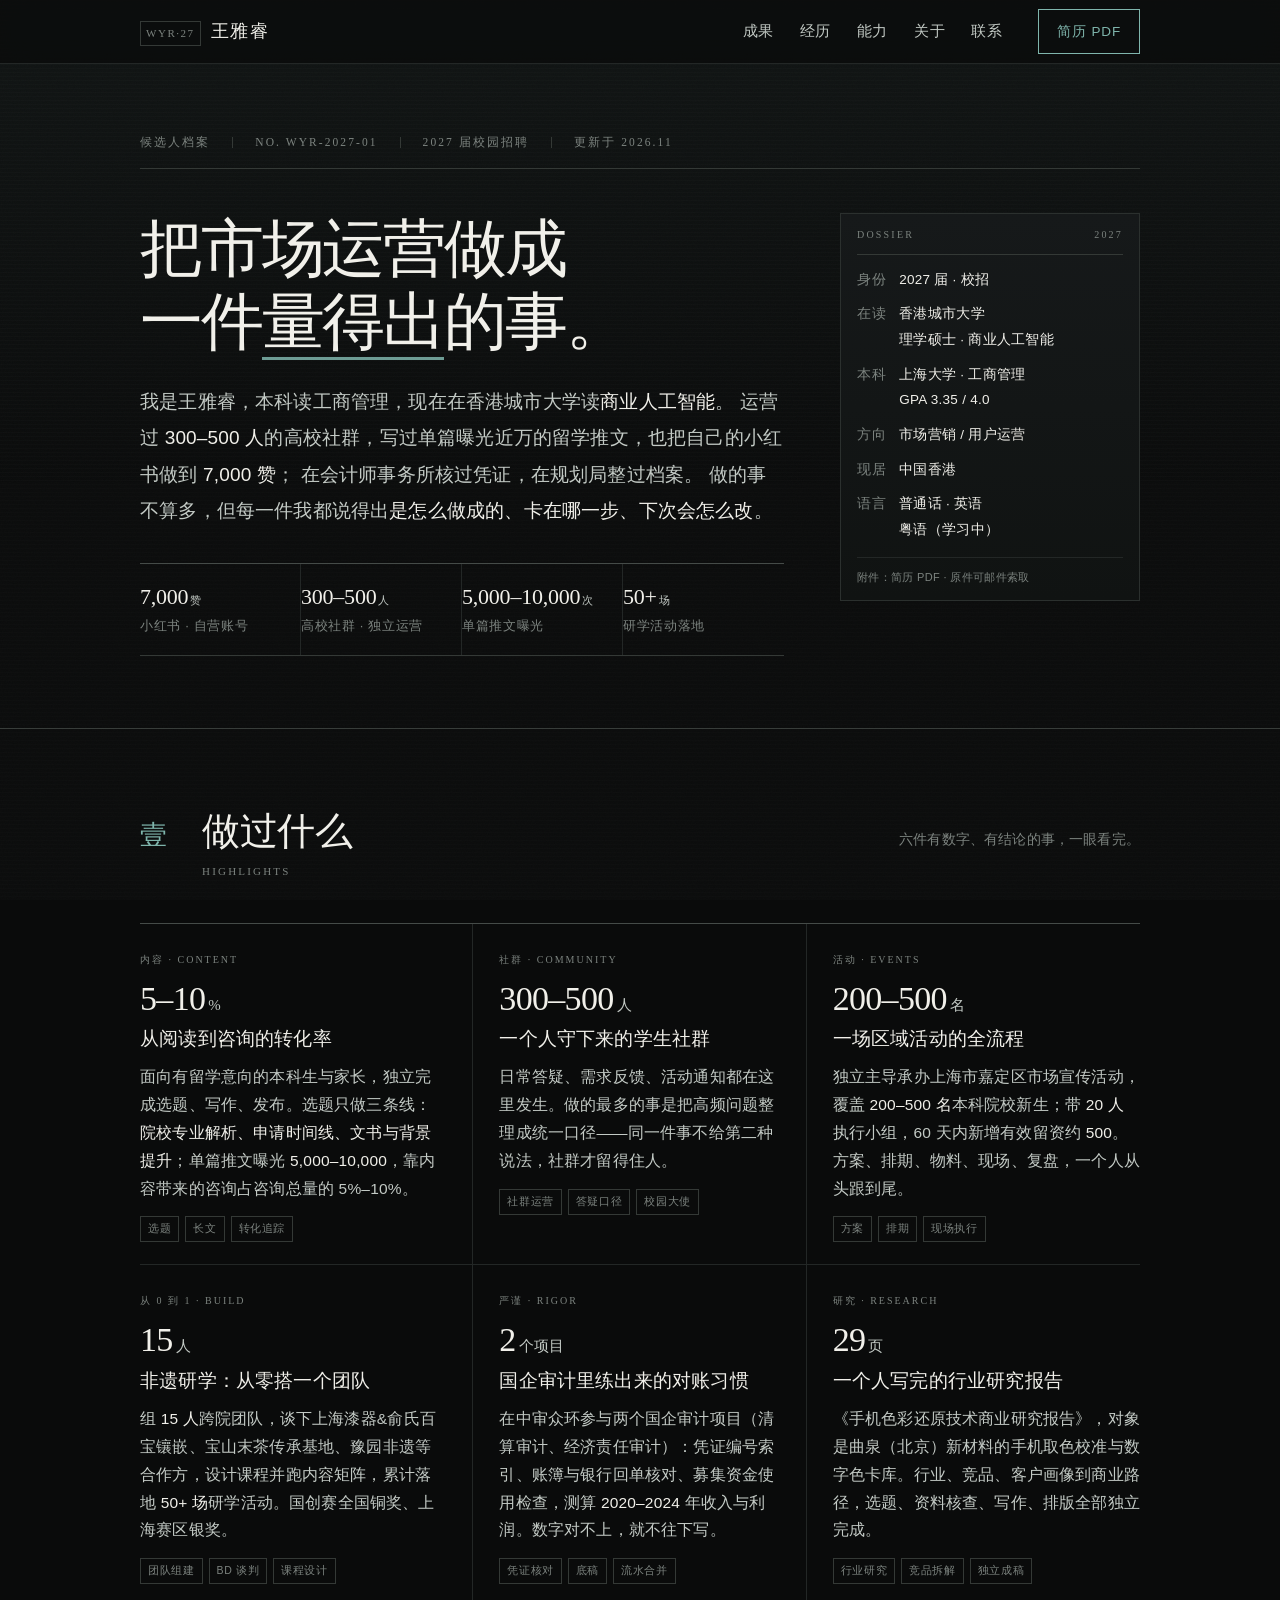
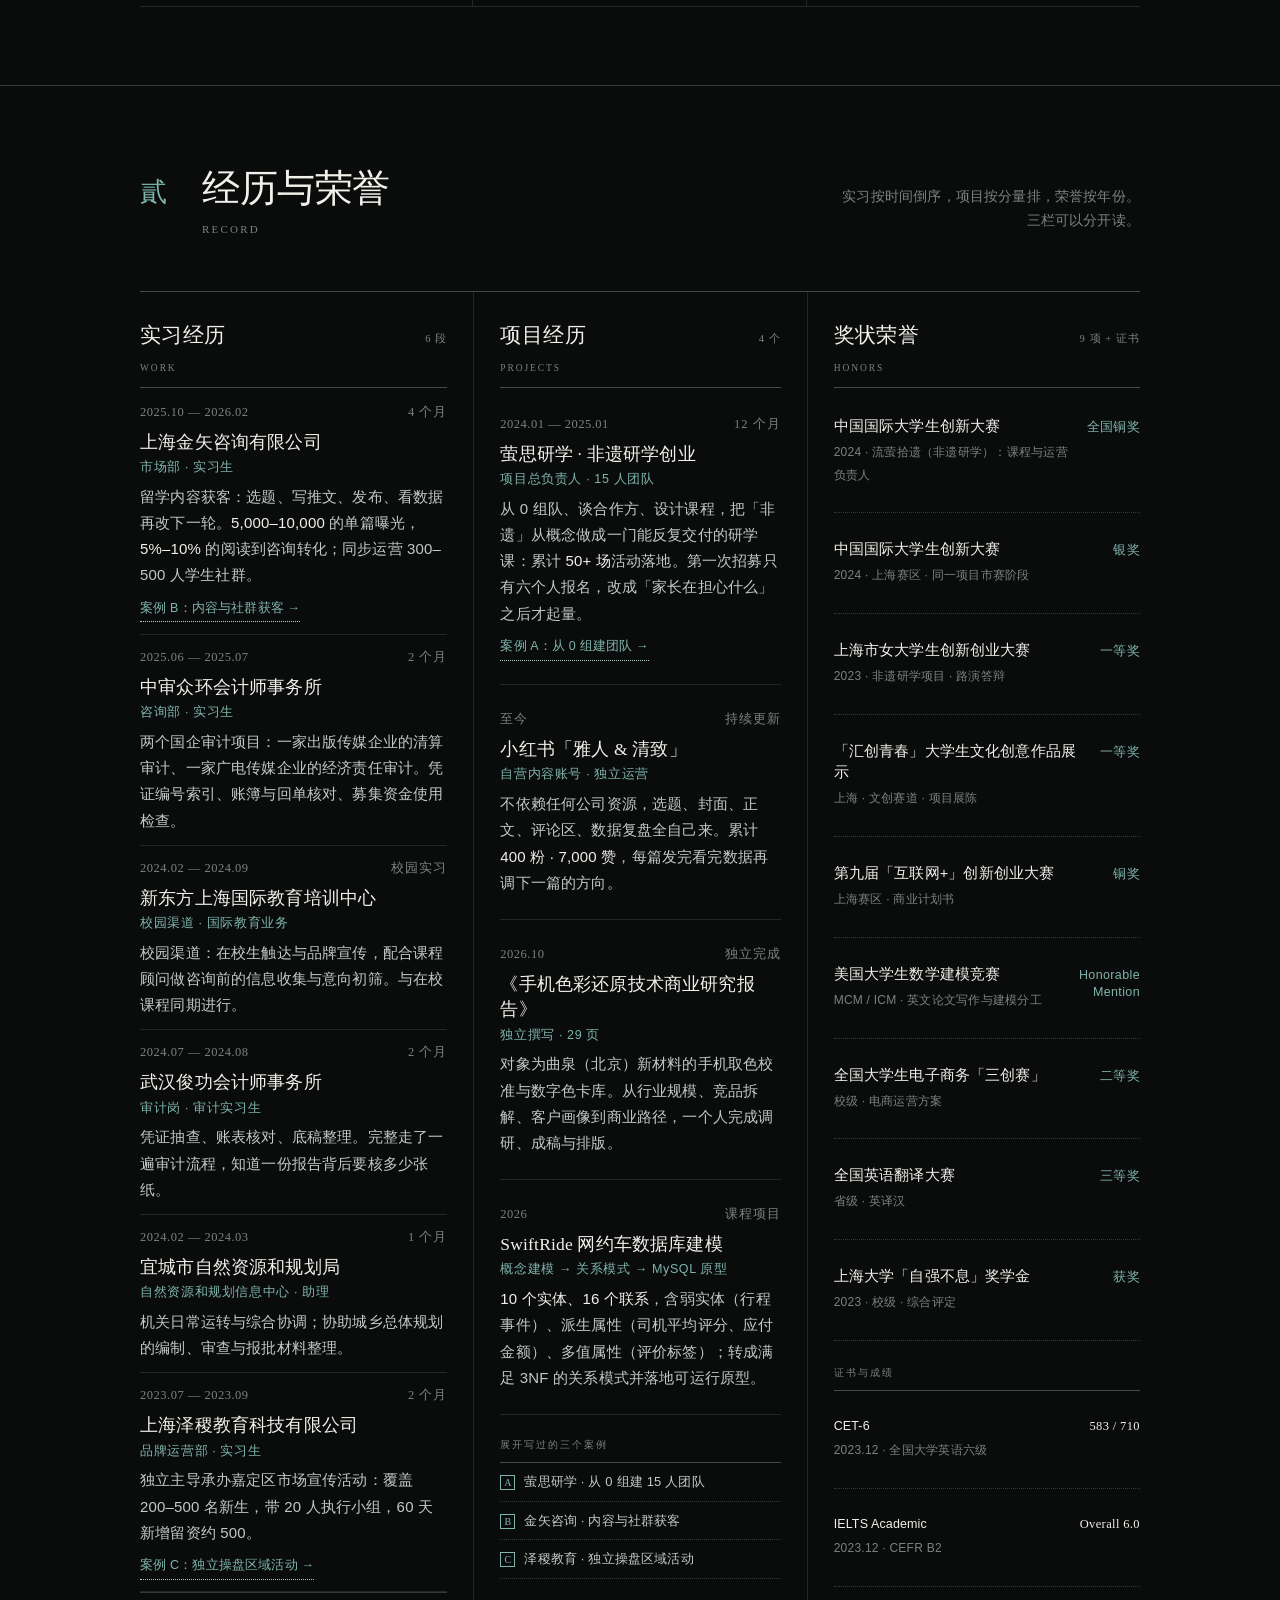
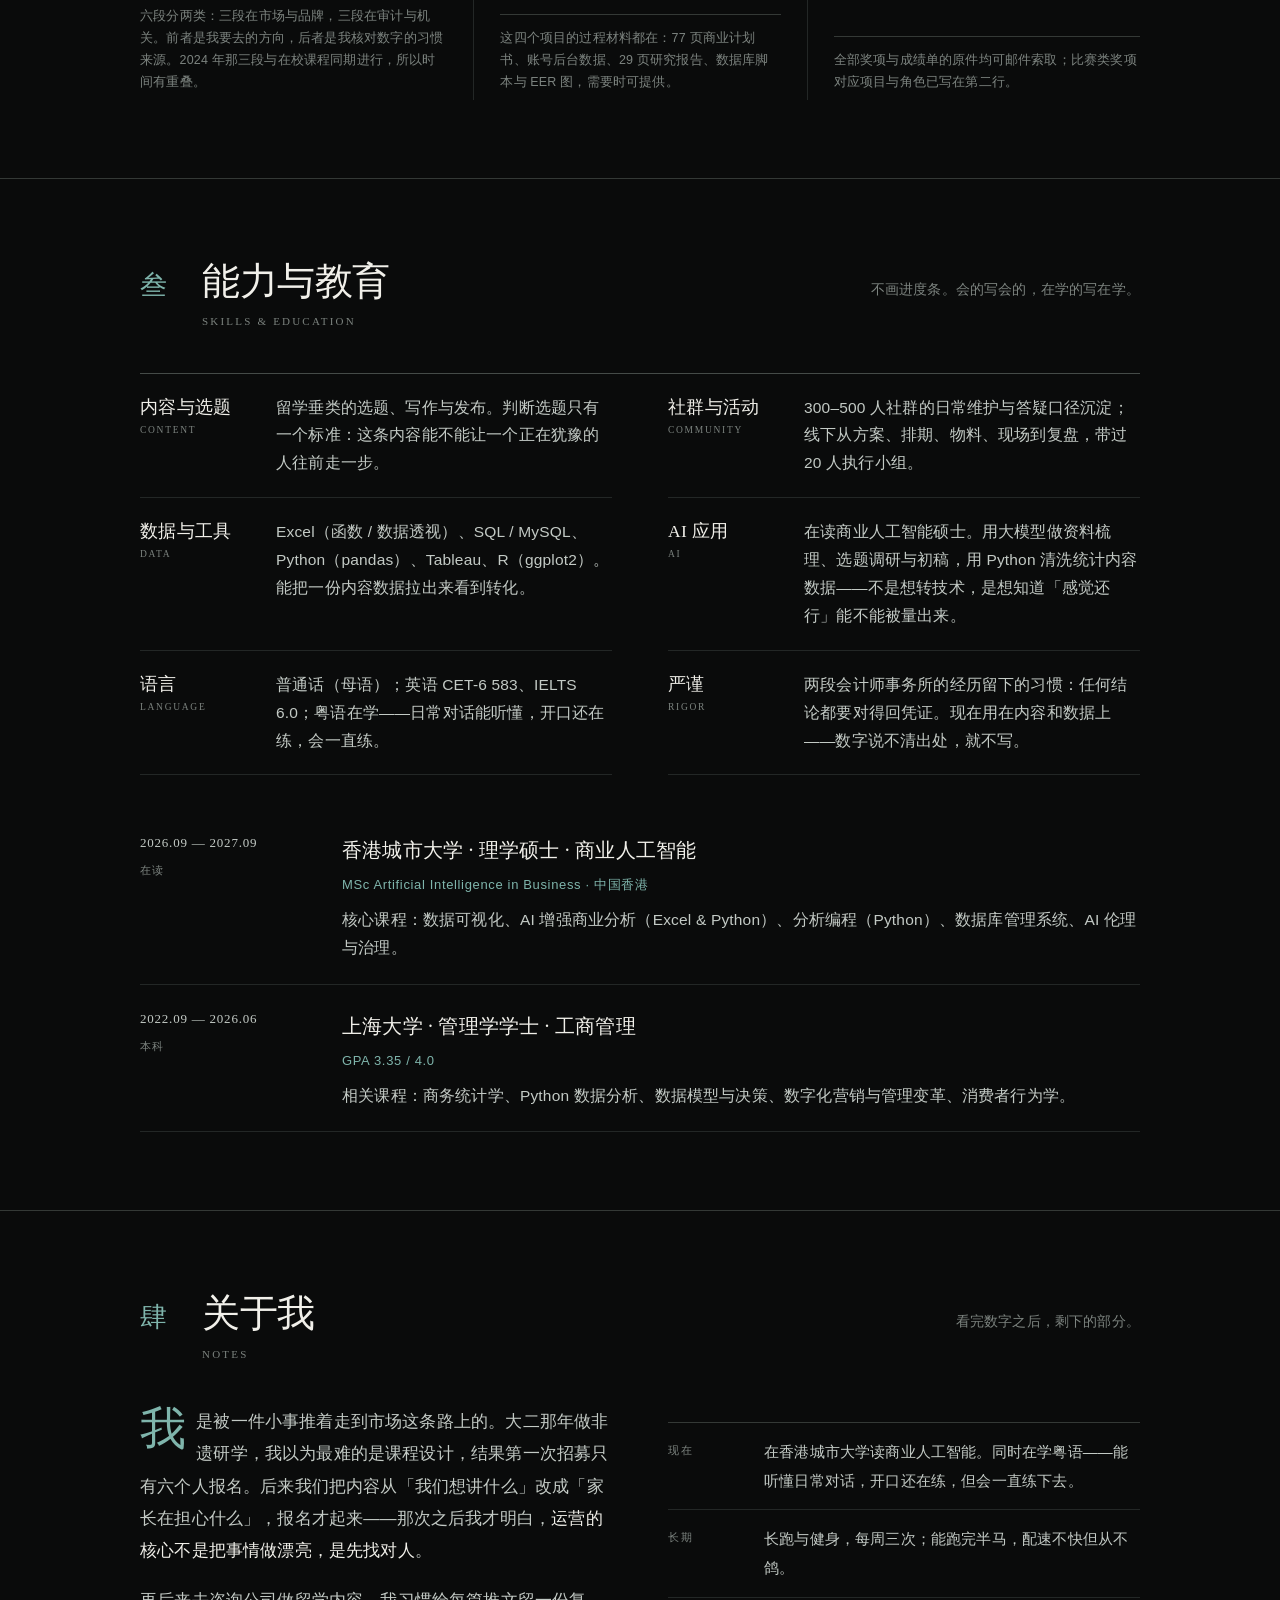
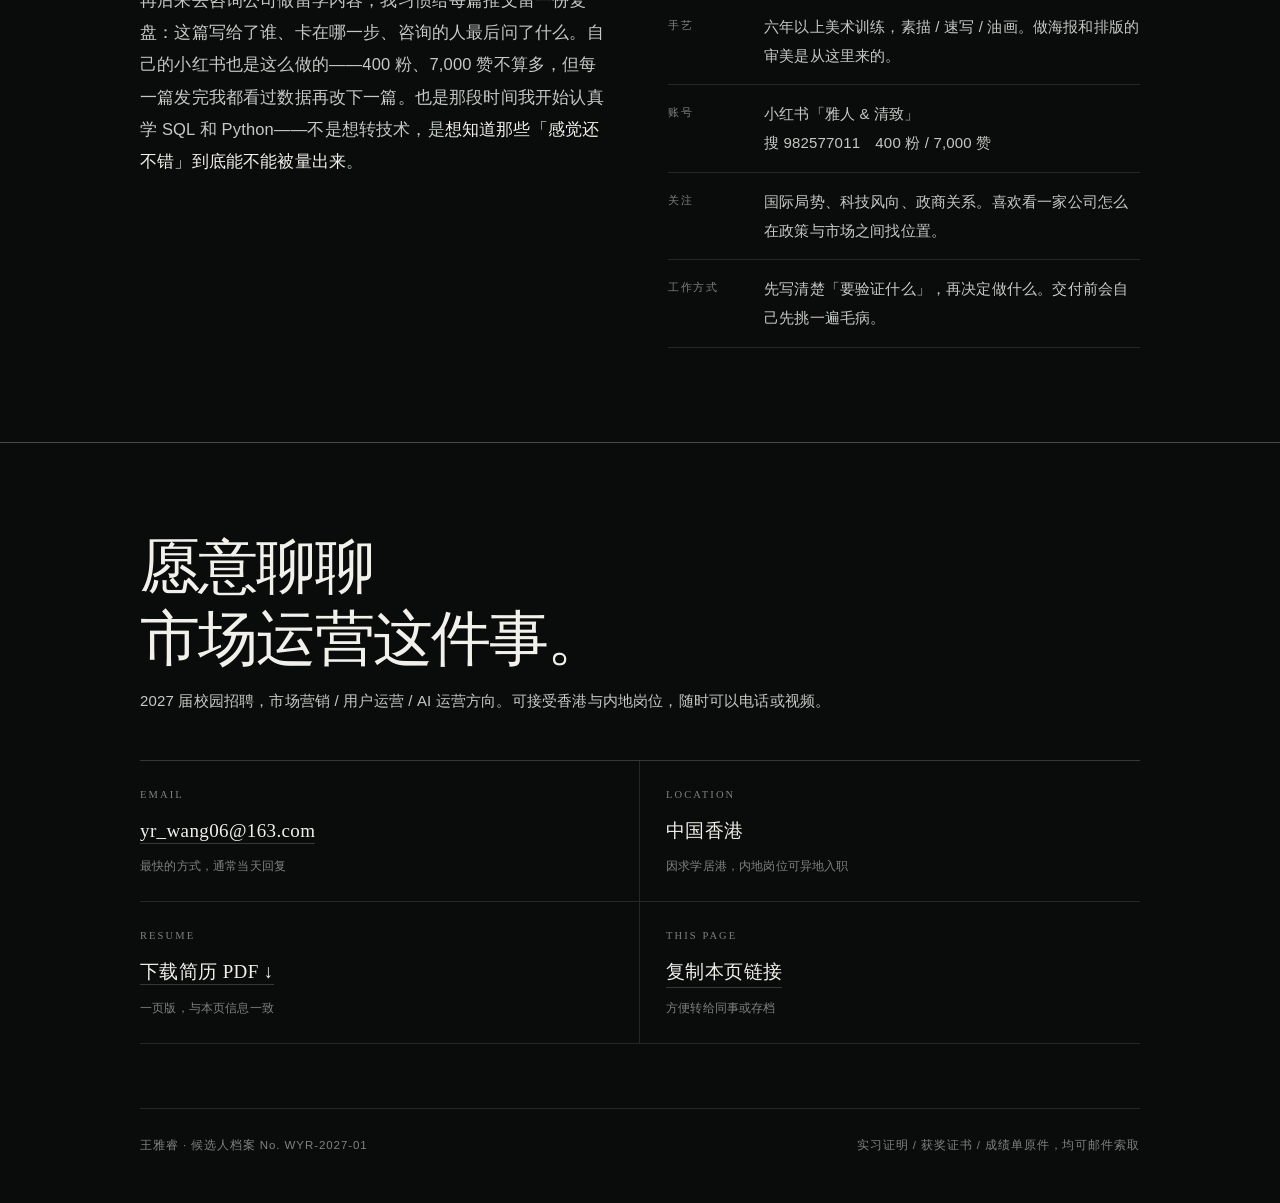
<file: index.html>
<!DOCTYPE html>
<html lang="zh-CN">
<head>
<meta charset="UTF-8">
<meta name="viewport" content="width=device-width, initial-scale=1, viewport-fit=cover">
<title>王雅睿 · 候选人档案｜市场运营 × 商业 AI</title>
<meta name="description" content="王雅睿的求职档案：市场营销 / 用户运营方向，2027 届。300–500 人高校社群、单篇曝光 5,000–10,000、50+ 场活动落地。">
<meta property="og:title" content="王雅睿 · 候选人档案">
<meta property="og:description" content="把市场运营做成一件量得出的事：内容、社群、活动、数据，四件事都有数字。">
<meta property="og:type" content="profile">
<meta name="theme-color" content="#0A0B0B">
<meta name="color-scheme" content="dark">
<link rel="stylesheet" href="assets/css/style.css">
<link rel="icon" href="data:image/svg+xml,%3Csvg xmlns='http://www.w3.org/2000/svg' viewBox='0 0 32 32'%3E%3Crect width='32' height='32' fill='%230D0F0E'/%3E%3Ctext x='16' y='23' font-family='serif' font-size='19' text-anchor='middle' fill='%237FB5AC'%3E王%3C/text%3E%3C/svg%3E">
</head>
<body>

<div class="progress" id="progress"></div>

<header class="topbar" id="topbar">
  <div class="wrap">
    <a class="brand" href="#top"><span class="idx">WYR·27</span>王雅睿</a>
    <nav class="nav" id="nav">
      <a href="#results">成果</a>
      <a href="#record">经历</a>
      <a href="#skills">能力</a>
      <a href="#about">关于</a>
      <a href="#contact">联系</a>
    </nav>
    <a class="btn btn--seal" href="assets/docs/王雅睿_市场运营_简历.pdf" target="_blank" rel="noopener">简历 PDF</a>
  </div>
</header>

<main id="top">

<!-- ══════════════════════ 首屏 ══════════════════════ -->
<section class="hero">
  <div class="wrap">

    <div class="hero-meta">
      <span>候选人档案</span><span class="sep"></span>
      <span>No. WYR-2027-01</span><span class="sep"></span>
      <span>2027 届校园招聘</span><span class="sep"></span>
      <span>更新于 2026.11</span>
    </div>

    <div class="hero-grid">
      <div>
        <h1>把市场运营做成<br>一件<em>量得出</em>的事。</h1>

        <p class="hero-lead">
          我是王雅睿，本科读工商管理，现在在香港城市大学读<strong class="nw">商业人工智能</strong>。
          运营过 <strong>300–500 人</strong>的高校社群，写过单篇曝光近万的留学推文，也把自己的小红书做到 <strong>7,000 赞</strong>；
          在会计师事务所核过凭证，在规划局整过档案。
          做的事不算多，但每一件我都说得出<strong>是怎么做成的、卡在哪一步、下次会怎么改</strong>。
        </p>

        <div class="statbar">
          <div class="stat">
            <div class="n">7,000<span class="u">赞</span></div>
            <div class="k">小红书 · 自营账号</div>
          </div>
          <div class="stat">
            <div class="n">300–500<span class="u">人</span></div>
            <div class="k">高校社群 · 独立运营</div>
          </div>
          <div class="stat">
            <div class="n">5,000–10,000<span class="u">次</span></div>
            <div class="k">单篇推文曝光</div>
          </div>
          <div class="stat">
            <div class="n">50+<span class="u">场</span></div>
            <div class="k">研学活动落地</div>
          </div>
        </div>
      </div>

      <aside class="dossier">
        <div class="dossier-cap"><span>DOSSIER</span><span>2027</span></div>
        <dl>
          <dt>身份</dt><dd>2027 届 · 校招</dd>
          <dt>在读</dt><dd>香港城市大学<br>理学硕士 · 商业人工智能</dd>
          <dt>本科</dt><dd>上海大学 · 工商管理<br>GPA 3.35 / 4.0</dd>
          <dt>方向</dt><dd>市场营销 / 用户运营</dd>
          <dt>现居</dt><dd>中国香港</dd>
          <dt>语言</dt><dd>普通话 · 英语<br>粤语（学习中）</dd>
        </dl>
        <div class="dossier-foot">附件：简历 PDF · 原件可邮件索取</div>
      </aside>
    </div>

  </div>
</section>

<!-- ══════════════════════ 壹 · 成果 ══════════════════════ -->
<section class="sec" id="results">
  <div class="wrap">
    <div class="sec-head">
      <div class="sec-num">壹</div>
      <h2 class="sec-title">做过什么<small>Highlights</small></h2>
      <p class="sec-note">六件有数字、有结论的事，一眼看完。</p>
    </div>

    <div class="hl-grid">
      <article class="hl reveal">
        <div class="hl-k">内容 · Content</div>
        <div class="hl-n">5–10<span class="u">%</span></div>
        <h3>从阅读到咨询的转化率</h3>
        <p>面向有留学意向的本科生与家长，独立完成选题、写作、发布。选题只做三条线：<b>院校专业解析、申请时间线、文书与背景提升</b>；单篇推文曝光 <b class="nb">5,000–10,000</b>，靠内容带来的咨询占咨询总量的 5%–10%。</p>
        <div class="hl-tags"><span>选题</span><span>长文</span><span>转化追踪</span></div>
      </article>

      <article class="hl reveal d1">
        <div class="hl-k">社群 · Community</div>
        <div class="hl-n">300–500<span class="u">人</span></div>
        <h3>一个人守下来的学生社群</h3>
        <p>日常答疑、需求反馈、活动通知都在这里发生。做的最多的事是把高频问题整理成统一口径——同一件事不给第二种说法，社群才留得住人。</p>
        <div class="hl-tags"><span>社群运营</span><span>答疑口径</span><span>校园大使</span></div>
      </article>

      <article class="hl reveal d2">
        <div class="hl-k">活动 · Events</div>
        <div class="hl-n">200–500<span class="u">名</span></div>
        <h3>一场区域活动的全流程</h3>
        <p>独立主导承办上海市嘉定区市场宣传活动，覆盖 <b class="nb">200–500 名</b>本科院校新生；带 <b>20 人</b>执行小组，60 天内新增有效留资约 <b>500</b>。方案、排期、物料、现场、复盘，一个人从头跟到尾。</p>
        <div class="hl-tags"><span>方案</span><span>排期</span><span>现场执行</span></div>
      </article>

      <article class="hl reveal">
        <div class="hl-k">从 0 到 1 · Build</div>
        <div class="hl-n">15<span class="u">人</span></div>
        <h3>非遗研学：从零搭一个团队</h3>
        <p>组 <b class="nb">15 人</b>跨院团队，谈下上海漆器&amp;俞氏百宝镶嵌、宝山末茶传承基地、豫园非遗等合作方，设计课程并跑内容矩阵，累计落地 <b>50+ 场</b>研学活动。国创赛全国铜奖、上海赛区银奖。</p>
        <div class="hl-tags"><span>团队组建</span><span>BD 谈判</span><span>课程设计</span></div>
      </article>

      <article class="hl reveal d1">
        <div class="hl-k">严谨 · Rigor</div>
        <div class="hl-n">2<span class="u">个项目</span></div>
        <h3>国企审计里练出来的对账习惯</h3>
        <p>在中审众环参与两个国企审计项目（清算审计、经济责任审计）：凭证编号索引、账簿与银行回单核对、募集资金使用检查，测算 <b class="nb">2020–2024</b> 年收入与利润。数字对不上，就不往下写。</p>
        <div class="hl-tags"><span>凭证核对</span><span>底稿</span><span>流水合并</span></div>
      </article>

      <article class="hl reveal d2">
        <div class="hl-k">研究 · Research</div>
        <div class="hl-n">29<span class="u">页</span></div>
        <h3>一个人写完的行业研究报告</h3>
        <p>《手机色彩还原技术商业研究报告》，对象是曲泉（北京）新材料的手机取色校准与数字色卡库。行业、竞品、客户画像到商业路径，选题、资料核查、写作、排版全部独立完成。</p>
        <div class="hl-tags"><span>行业研究</span><span>竞品拆解</span><span>独立成稿</span></div>
      </article>
    </div>
  </div>
</section>

<!-- ══════════════════════ 貳 · 经历（三栏） ══════════════════════ -->
<section class="sec" id="record">
  <div class="wrap">
    <div class="sec-head">
      <div class="sec-num">貳</div>
      <h2 class="sec-title">经历与荣誉<small>Record</small></h2>
      <p class="sec-note">实习按时间倒序，项目按分量排，荣誉按年份。三栏可以分开读。</p>    </div>

    <div class="record">

      <!-- ───── 栏一：实习经历 ───── -->
      <div class="col" id="internship">
        <div class="col-head">
          <h3>实习经历<small>Work</small></h3>
          <span class="col-cnt">6 段</span>
        </div>

        <article class="rec reveal">
          <div class="rec-when">2025.10 — 2026.02<span>4 个月</span></div>
          <h4>上海金矢咨询有限公司</h4>
          <div class="rec-pos">市场部 · 实习生</div>
          <p>留学内容获客：选题、写推文、发布、看数据再改下一轮。<b class="nb">5,000–10,000</b> 的单篇曝光，<b>5%–10%</b> 的阅读到咨询转化；同步运营 300–500 人学生社群。</p>
          <a class="rec-more" href="cases/jinshi.html">案例 B：内容与社群获客 →</a>
        </article>

        <article class="rec reveal">
          <div class="rec-when">2025.06 — 2025.07<span>2 个月</span></div>
          <h4>中审众环会计师事务所</h4>
          <div class="rec-pos">咨询部 · 实习生</div>
          <p>两个国企审计项目：一家出版传媒企业的清算审计、一家广电传媒企业的经济责任审计。凭证编号索引、账簿与回单核对、募集资金使用检查。</p>
        </article>

        <article class="rec reveal">
          <div class="rec-when">2024.02 — 2024.09<span>校园实习</span></div>
          <h4>新东方上海国际教育培训中心</h4>
          <div class="rec-pos">校园渠道 · 国际教育业务</div>
          <p>校园渠道：在校生触达与品牌宣传，配合课程顾问做咨询前的信息收集与意向初筛。与在校课程同期进行。</p>
        </article>

        <article class="rec reveal">
          <div class="rec-when">2024.07 — 2024.08<span>2 个月</span></div>
          <h4>武汉俊功会计师事务所</h4>
          <div class="rec-pos">审计岗 · 审计实习生</div>
          <p>凭证抽查、账表核对、底稿整理。完整走了一遍审计流程，知道一份报告背后要核多少张纸。</p>
        </article>

        <article class="rec reveal">
          <div class="rec-when">2024.02 — 2024.03<span>1 个月</span></div>
          <h4>宜城市自然资源和规划局</h4>
          <div class="rec-pos">自然资源和规划信息中心 · 助理</div>
          <p>机关日常运转与综合协调；协助城乡总体规划的编制、审查与报批材料整理。</p>
        </article>

        <article class="rec reveal">
          <div class="rec-when">2023.07 — 2023.09<span>2 个月</span></div>
          <h4>上海泽稷教育科技有限公司</h4>
          <div class="rec-pos">品牌运营部 · 实习生</div>
          <p>独立主导承办嘉定区市场宣传活动：覆盖 200–500 名新生，带 20 人执行小组，60 天新增留资约 500。</p>
          <a class="rec-more" href="cases/zeji.html">案例 C：独立操盘区域活动 →</a>
        </article>

        <p class="col-note">六段分两类：三段在市场与品牌，三段在审计与机关。前者是我要去的方向，后者是我核对数字的习惯来源。2024 年那三段与在校课程同期进行，所以时间有重叠。</p>
      </div>

      <!-- ───── 栏二：项目经历 ───── -->
      <div class="col" id="projects">
        <div class="col-head">
          <h3>项目经历<small>Projects</small></h3>
          <span class="col-cnt">4 个</span>
        </div>

        <article class="rec reveal">
          <div class="rec-when">2024.01 — 2025.01<span>12 个月</span></div>
          <h4>萤思研学 · 非遗研学创业</h4>
          <div class="rec-pos">项目总负责人 · 15 人团队</div>
          <p>从 0 组队、谈合作方、设计课程，把「非遗」从概念做成一门能反复交付的研学课：累计 <b>50+ 场</b>活动落地。第一次招募只有六个人报名，改成「家长在担心什么」之后才起量。</p>
          <a class="rec-more" href="cases/yingsi.html">案例 A：从 0 组建团队 →</a>
        </article>

        <article class="rec reveal">
          <div class="rec-when">至今<span>持续更新</span></div>
          <h4>小红书「雅人 &amp; 清致」</h4>
          <div class="rec-pos">自营内容账号 · 独立运营</div>
          <p>不依赖任何公司资源，选题、封面、正文、评论区、数据复盘全自己来。累计 <b class="nb">400 粉 · 7,000 赞</b>，每篇发完看完数据再调下一篇的方向。</p>
        </article>

        <article class="rec reveal">
          <div class="rec-when">2026.10<span>独立完成</span></div>
          <h4>《手机色彩还原技术商业研究报告》</h4>
          <div class="rec-pos">独立撰写 · 29 页</div>
          <p>对象为曲泉（北京）新材料的手机取色校准与数字色卡库。从行业规模、竞品拆解、客户画像到商业路径，一个人完成调研、成稿与排版。</p>
        </article>

        <article class="rec reveal">
          <div class="rec-when">2026<span>课程项目</span></div>
          <h4>SwiftRide 网约车数据库建模</h4>
          <div class="rec-pos">概念建模 → 关系模式 → MySQL 原型</div>
          <p><b>10 个实体、16 个联系</b>，含弱实体（行程事件）、派生属性（司机平均评分、应付金额）、多值属性（评价标签）；转成满足 3NF 的关系模式并落地可运行原型。</p>
        </article>

        <div class="case-idx">
          <div class="sub-head">展开写过的三个案例</div>
          <a href="cases/yingsi.html"><b>A</b><span>萤思研学 · 从 0 组建 15 人团队</span></a>
          <a href="cases/jinshi.html"><b>B</b><span>金矢咨询 · 内容与社群获客</span></a>
          <a href="cases/zeji.html"><b>C</b><span>泽稷教育 · 独立操盘区域活动</span></a>
        </div>

        <p class="col-note">这四个项目的过程材料都在：77 页商业计划书、账号后台数据、29 页研究报告、数据库脚本与 EER 图，需要时可提供。</p>
      </div>

      <!-- ───── 栏三：奖状荣誉 ───── -->
      <div class="col" id="honors">
        <div class="col-head">
          <h3>奖状荣誉<small>Honors</small></h3>
          <span class="col-cnt">9 项 + 证书</span>
        </div>

        <div class="hon"><div><b>中国国际大学生创新大赛</b><span>2024 · 流萤拾遗（非遗研学）：课程与运营负责人</span></div><em>全国铜奖</em></div>
        <div class="hon"><div><b>中国国际大学生创新大赛</b><span>2024 · 上海赛区 · 同一项目市赛阶段</span></div><em>银奖</em></div>
        <div class="hon"><div><b>上海市女大学生创新创业大赛</b><span>2023 · 非遗研学项目 · 路演答辩</span></div><em>一等奖</em></div>
        <div class="hon"><div><b>「汇创青春」大学生文化创意作品展示</b><span>上海 · 文创赛道 · 项目展陈</span></div><em>一等奖</em></div>
        <div class="hon"><div><b>第九届「互联网+」创新创业大赛</b><span>上海赛区 · 商业计划书</span></div><em>铜奖</em></div>
        <div class="hon"><div><b>美国大学生数学建模竞赛</b><span>MCM / ICM · 英文论文写作与建模分工</span></div><em>Honorable<br>Mention</em></div>
        <div class="hon"><div><b>全国大学生电子商务「三创赛」</b><span>校级 · 电商运营方案</span></div><em>二等奖</em></div>
        <div class="hon"><div><b>全国英语翻译大赛</b><span>省级 · 英译汉</span></div><em>三等奖</em></div>
        <div class="hon"><div><b>上海大学「自强不息」奖学金</b><span>2023 · 校级 · 综合评定</span></div><em>获奖</em></div>

        <div class="sub-head">证书与成绩</div>
        <div class="hon hon--sm"><div><b>CET-6</b><span>2023.12 · 全国大学英语六级</span></div><em>583 / 710</em></div>
        <div class="hon hon--sm"><div><b>IELTS Academic</b><span>2023.12 · CEFR B2</span></div><em>Overall 6.0</em></div>

        <p class="col-note">全部奖项与成绩单的原件均可邮件索取；比赛类奖项对应项目与角色已写在第二行。</p>
      </div>

    </div>


  </div>
</section>

<!-- ══════════════════════ 叁 · 能力与教育 ══════════════════════ -->
<section class="sec" id="skills">
  <div class="wrap">
    <div class="sec-head">
      <div class="sec-num">叁</div>
      <h2 class="sec-title">能力与教育<small>Skills &amp; Education</small></h2>
      <p class="sec-note">不画进度条。会的写会的，在学的写在学。</p>
    </div>

    <div class="skills">
      <div class="sk reveal">
        <h4>内容与选题<span>Content</span></h4>
        <p>留学垂类的选题、写作与发布。判断选题只有一个标准：这条内容能不能让一个正在犹豫的人往前走一步。</p>
      </div>
      <div class="sk reveal">
        <h4>社群与活动<span>Community</span></h4>
        <p>300–500 人社群的日常维护与答疑口径沉淀；线下从方案、排期、物料、现场到复盘，带过 20 人执行小组。</p>
      </div>
      <div class="sk reveal">
        <h4>数据与工具<span>Data</span></h4>
        <p>Excel（函数 / 数据透视）、SQL / MySQL、Python（pandas）、Tableau、R（ggplot2）。能把一份内容数据拉出来看到转化。</p>
      </div>
      <div class="sk reveal">
        <h4>AI 应用<span>AI</span></h4>
        <p>在读商业人工智能硕士。用大模型做资料梳理、选题调研与初稿，用 Python 清洗统计内容数据——不是想转技术，是想知道「感觉还行」能不能被量出来。</p>
      </div>
      <div class="sk reveal">
        <h4>语言<span>Language</span></h4>
        <p>普通话（母语）；英语 CET-6 583、IELTS 6.0；粤语在学——日常对话能听懂，开口还在练，会一直练。</p>
      </div>
      <div class="sk reveal">
        <h4>严谨<span>Rigor</span></h4>
        <p>两段会计师事务所的经历留下的习惯：任何结论都要对得回凭证。现在用在内容和数据上——数字说不清出处，就不写。</p>
      </div>
    </div>

    <div class="edu">
      <div class="edu-row reveal">
        <div class="edu-when">2026.09 — 2027.09<span>在读</span></div>
        <div>
          <h4>香港城市大学 · 理学硕士 · 商业人工智能</h4>
          <div class="edu-meta">MSc Artificial Intelligence in Business · 中国香港</div>
          <p>核心课程：数据可视化、AI 增强商业分析（Excel &amp; Python）、分析编程（Python）、数据库管理系统、AI 伦理与治理。</p>
        </div>
      </div>
      <div class="edu-row reveal">
        <div class="edu-when">2022.09 — 2026.06<span>本科</span></div>
        <div>
          <h4>上海大学 · 管理学学士 · 工商管理</h4>
          <div class="edu-meta">GPA 3.35 / 4.0</div>
          <p>相关课程：商务统计学、Python 数据分析、数据模型与决策、数字化营销与管理变革、消费者行为学。</p>
        </div>
      </div>
    </div>
  </div>
</section>

<!-- ══════════════════════ 肆 · 关于 ══════════════════════ -->
<section class="sec" id="about">
  <div class="wrap">
    <div class="sec-head">
      <div class="sec-num">肆</div>
      <h2 class="sec-title">关于我<small>Notes</small></h2>
      <p class="sec-note">看完数字之后，剩下的部分。</p>
    </div>

    <div class="about">
      <div>
        <p>我是被一件小事推着走到市场这条路上的。大二那年做非遗研学，我以为最难的是课程设计，结果第一次招募只有六个人报名。后来我们把内容从「我们想讲什么」改成「家长在担心什么」，报名才起来——那次之后我才明白，<strong>运营的核心不是把事情做漂亮，是先找对人</strong>。</p>
        <p>再后来去咨询公司做留学内容，我习惯给每篇推文留一份复盘：这篇写给了谁、卡在哪一步、咨询的人最后问了什么。自己的小红书也是这么做的——400 粉、7,000 赞不算多，但每一篇发完我都看过数据再改下一篇。也是那段时间我开始认真学 SQL 和 Python——不是想转技术，是<strong>想知道那些「感觉还不错」到底能不能被量出来</strong>。</p>
      </div>

      <dl class="notes">
        <div class="note-row"><dt>现在</dt><dd>在香港城市大学读商业人工智能。同时在学粤语——能听懂日常对话，开口还在练，但会一直练下去。</dd></div>
        <div class="note-row"><dt>长期</dt><dd>长跑与健身，每周三次；能跑完半马，配速不快但从不鸽。</dd></div>
        <div class="note-row"><dt>手艺</dt><dd>六年以上美术训练，素描 / 速写 / 油画。做海报和排版的审美是从这里来的。</dd></div>
        <div class="note-row"><dt>账号</dt><dd>小红书「雅人 &amp; 清致」<br>搜 982577011　400 粉 / 7,000 赞</dd></div>
        <div class="note-row"><dt>关注</dt><dd>国际局势、科技风向、政商关系。喜欢看一家公司怎么在政策与市场之间找位置。</dd></div>
        <div class="note-row"><dt>工作方式</dt><dd>先写清楚「要验证什么」，再决定做什么。交付前会自己先挑一遍毛病。</dd></div>
      </dl>
    </div>
  </div>
</section>

<!-- ══════════════════════ 伍 · 联系 ══════════════════════ -->
<section class="contact" id="contact">
  <div class="wrap">
    <h2>愿意聊聊<br>市场运营这件事。</h2>
    <p class="sub">2027 届校园招聘，市场营销 / 用户运营 / AI 运营方向。可接受香港与内地岗位，随时可以电话或视频。</p>

    <div class="contact-grid">
      <div class="c-item">
        <div class="lab">EMAIL</div>
        <div class="val"><a id="mailto" href="#" data-u="yr_wang06" data-d="163.com">加载中…</a></div>
        <div class="hint">最快的方式，通常当天回复</div>
      </div>
      <div class="c-item">
        <div class="lab">LOCATION</div>
        <div class="val">中国香港</div>
        <div class="hint">因求学居港，内地岗位可异地入职</div>
      </div>
      <div class="c-item">
        <div class="lab">RESUME</div>
        <div class="val"><a href="assets/docs/王雅睿_市场运营_简历.pdf" target="_blank" rel="noopener">下载简历 PDF ↓</a></div>
        <div class="hint">一页版，与本页信息一致</div>
      </div>
      <div class="c-item">
        <div class="lab">THIS PAGE</div>
        <div class="val"><button class="linkbtn" id="copyLink">复制本页链接</button><span class="pgurl">yaruiwang37.github.io</span></div>
        <div class="hint" id="copyHint">方便转给同事或存档</div>
      </div>
    </div>

    <div class="foot">
      <span>王雅睿 · 候选人档案 No. WYR-2027-01</span>
      <span>实习证明 / 获奖证书 / 成绩单原件，均可邮件索取</span>
    </div>
  </div>
</section>

</main>

<script src="assets/js/app.js"></script>
</body>
</html>
</file>
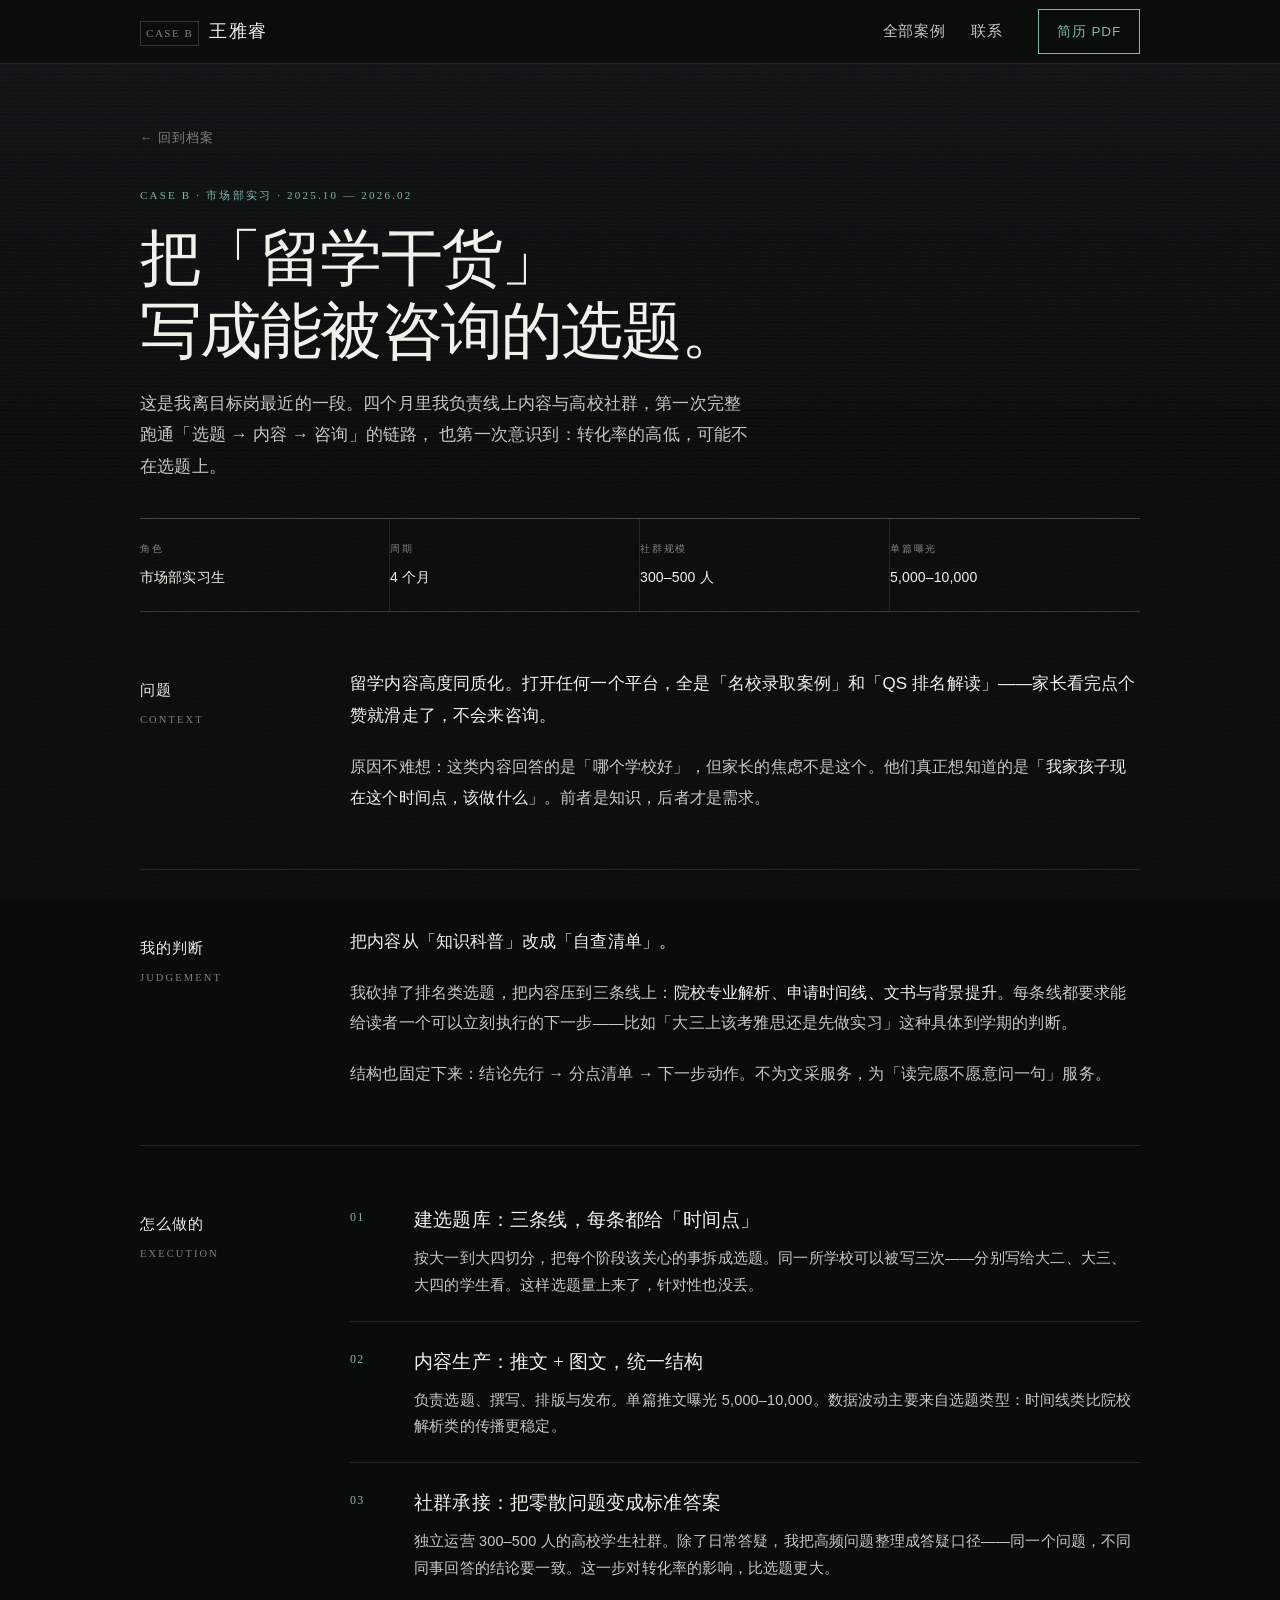
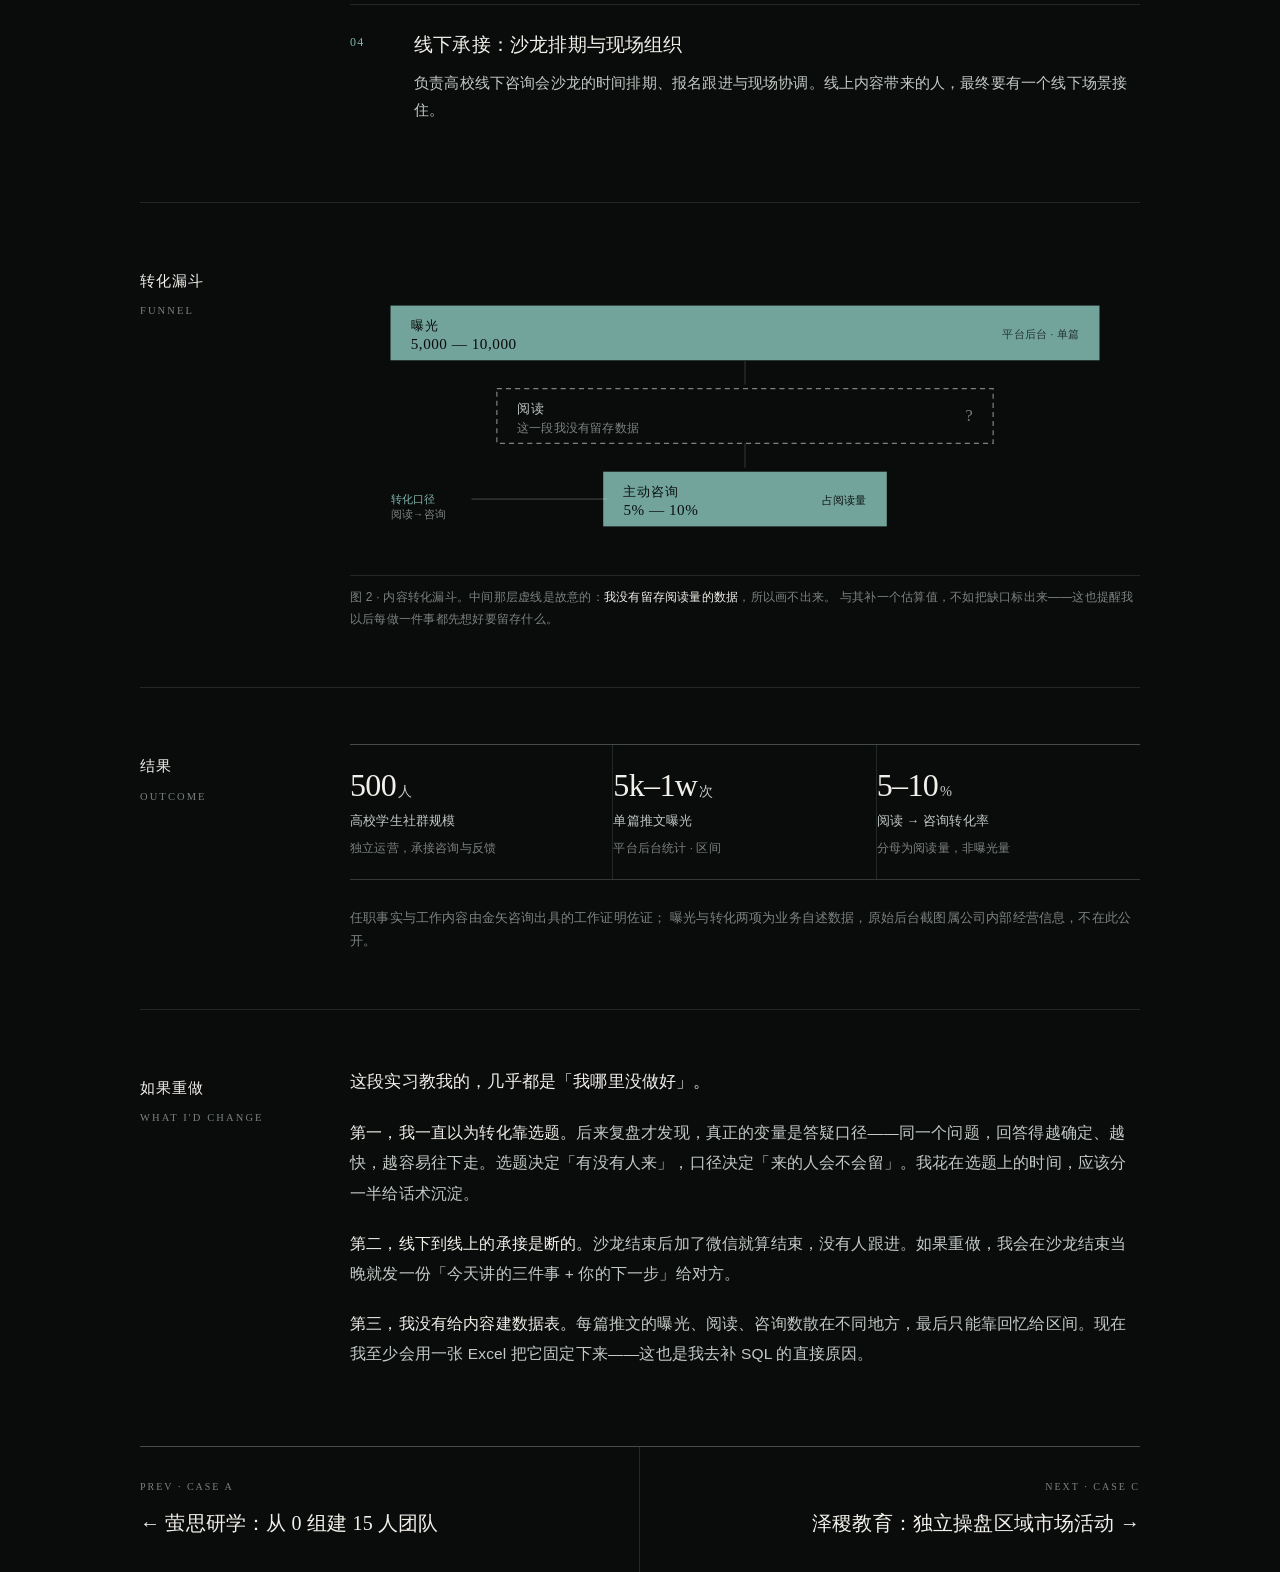
<file: cases/jinshi.html>
<!DOCTYPE html>
<html lang="zh-CN">
<head>
<meta charset="UTF-8">
<meta name="viewport" content="width=device-width, initial-scale=1, viewport-fit=cover">
<title>金矢咨询 · 留学内容与社群获客｜王雅睿</title>
<meta name="description" content="留学内容获客案例：选题如何从「名校排名」转向「时间线自查清单」，以及 300–500 人社群如何承接咨询。">
<meta name="theme-color" content="#0A0B0B">
<meta name="color-scheme" content="dark">
<link rel="stylesheet" href="../assets/css/style.css">
<link rel="icon" href="data:image/svg+xml,%3Csvg xmlns='http://www.w3.org/2000/svg' viewBox='0 0 32 32'%3E%3Crect width='32' height='32' fill='%230D0F0E'/%3E%3Ctext x='16' y='23' font-family='serif' font-size='19' text-anchor='middle' fill='%237FB5AC'%3E王%3C/text%3E%3C/svg%3E">
</head>
<body class="case-page">

<div class="progress" id="progress"></div>

<header class="topbar" id="topbar">
  <div class="wrap">
    <a class="brand" href="../index.html"><span class="idx">CASE B</span>王雅睿</a>
    <nav class="nav" id="nav">
      <a href="../index.html#record">全部案例</a>
      <a href="../index.html#contact">联系</a>
    </nav>
    <a class="btn btn--seal" href="../assets/docs/王雅睿_市场运营_简历.pdf" target="_blank" rel="noopener">简历 PDF</a>
  </div>
</header>

<main>
<section class="hero">
  <div class="wrap">
    <a class="backlink" href="../index.html#record">← 回到档案</a>

    <div class="case-head">
      <div class="kicker">Case B · 市场部实习 · 2025.10 — 2026.02</div>
      <h1>把「留学干货」<br>写成能被咨询的选题。</h1>
      <p class="deck">
        这是我离目标岗最近的一段。四个月里我负责线上内容与高校社群，第一次完整跑通「选题 → 内容 → 咨询」的链路，
        也第一次意识到：转化率的高低，可能不在选题上。
      </p>
    </div>

    <div class="case-meta">
      <div class="cm"><div class="k">角色</div><div class="v">市场部实习生</div></div>
      <div class="cm"><div class="k">周期</div><div class="v">4 个月</div></div>
      <div class="cm"><div class="k">社群规模</div><div class="v">300–500 人</div></div>
      <div class="cm"><div class="k">单篇曝光</div><div class="v">5,000–10,000</div></div>
    </div>
  </div>
</section>

<div class="wrap">

  <div class="blk">
    <div class="lab"><b>问题</b>Context</div>
    <div class="blk-body">
      <p class="lede">留学内容高度同质化。打开任何一个平台，全是「名校录取案例」和「QS 排名解读」——家长看完点个赞就滑走了，不会来咨询。</p>
      <p>原因不难想：这类内容回答的是「哪个学校好」，但家长的焦虑不是这个。他们真正想知道的是<strong>「我家孩子现在这个时间点，该做什么」</strong>。前者是知识，后者才是需求。</p>
    </div>
  </div>

  <div class="blk">
    <div class="lab"><b>我的判断</b>Judgement</div>
    <div class="blk-body">
      <p class="lede">把内容从「知识科普」改成「自查清单」。</p>
      <p>我砍掉了排名类选题，把内容压到三条线上：<strong>院校专业解析、申请时间线、文书与背景提升</strong>。每条线都要求能给读者一个可以立刻执行的下一步——比如「大三上该考雅思还是先做实习」这种具体到学期的判断。</p>
      <p>结构也固定下来：结论先行 → 分点清单 → 下一步动作。不为文采服务，为「读完愿不愿意问一句」服务。</p>
    </div>
  </div>

  <div class="blk">
    <div class="lab"><b>怎么做的</b>Execution</div>
    <div class="blk-body">
      <div class="steps">
        <div class="step">
          <div>
            <h4>建选题库：三条线，每条都给「时间点」</h4>
            <p>按大一到大四切分，把每个阶段该关心的事拆成选题。同一所学校可以被写三次——分别写给大二、大三、大四的学生看。这样选题量上来了，针对性也没丢。</p>
          </div>
        </div>
        <div class="step">
          <div>
            <h4>内容生产：推文 + 图文，统一结构</h4>
            <p>负责选题、撰写、排版与发布。单篇推文曝光 5,000–10,000。数据波动主要来自选题类型：时间线类比院校解析类的传播更稳定。</p>
          </div>
        </div>
        <div class="step">
          <div>
            <h4>社群承接：把零散问题变成标准答案</h4>
            <p>独立运营 300–500 人的高校学生社群。除了日常答疑，我把高频问题整理成答疑口径——同一个问题，不同同事回答的结论要一致。这一步对转化率的影响，比选题更大。</p>
          </div>
        </div>
        <div class="step">
          <div>
            <h4>线下承接：沙龙排期与现场组织</h4>
            <p>负责高校线下咨询会沙龙的时间排期、报名跟进与现场协调。线上内容带来的人，最终要有一个线下场景接住。</p>
          </div>
        </div>
      </div>
    </div>
  </div>

  <div class="blk">
    <div class="lab"><b>转化漏斗</b>Funnel</div>
    <div class="blk-body">
      <figure class="figure">
        <svg viewBox="0 0 780 300" role="img" aria-label="内容转化漏斗：曝光 5000 到 10000，阅读环节数据未留存，阅读到咨询的转化率 5% 到 10%">
          <!-- 第一层：曝光 -->
          <rect x="40" y="46" width="700" height="54" fill="#1F3B34" opacity=".9"/>
          <text x="60" y="70" font-family="-apple-system,PingFang SC,sans-serif" font-size="12.5" fill="#F6F2EA" letter-spacing="1">曝光</text>
          <text x="60" y="89" font-family="Georgia,serif" font-size="15" fill="#F6F2EA" letter-spacing=".5">5,000 — 10,000</text>
          <text x="720" y="78" text-anchor="end" font-family="-apple-system,PingFang SC,sans-serif" font-size="11" fill="#F6F2EA" opacity=".72">平台后台 · 单篇</text>

          <!-- 第二层：阅读（数据缺失，虚线） -->
          <rect x="145" y="128" width="490" height="54" fill="none" stroke="#8B8578" stroke-width="1.2" stroke-dasharray="5 4"/>
          <text x="165" y="152" font-family="-apple-system,PingFang SC,sans-serif" font-size="12.5" fill="#514E47" letter-spacing="1">阅读</text>
          <text x="165" y="171" font-family="-apple-system,PingFang SC,sans-serif" font-size="12" fill="#8B8578">这一段我没有留存数据</text>
          <text x="615" y="160" text-anchor="end" font-family="Georgia,serif" font-size="16" fill="#8B8578">?</text>

          <!-- 第三层：咨询 -->
          <rect x="250" y="210" width="280" height="54" fill="#A6332A" opacity=".9"/>
          <text x="270" y="234" font-family="-apple-system,PingFang SC,sans-serif" font-size="12.5" fill="#fff" letter-spacing="1">主动咨询</text>
          <text x="270" y="253" font-family="Georgia,serif" font-size="15" fill="#fff" letter-spacing=".5">5% — 10%</text>
          <text x="510" y="242" text-anchor="end" font-family="-apple-system,PingFang SC,sans-serif" font-size="11" fill="#fff" opacity=".95">占阅读量</text>

          <!-- 连接线 -->
          <line x1="390" y1="100" x2="390" y2="124" stroke="#DBD3C3" stroke-width="1"/>
          <line x1="390" y1="182" x2="390" y2="206" stroke="#DBD3C3" stroke-width="1"/>

          <!-- 右侧标注 -->
          <line x1="254" y1="237" x2="120" y2="237" stroke="#A6332A" stroke-width=".8" opacity=".4"/>
          <text x="40" y="241" font-family="-apple-system,PingFang SC,sans-serif" font-size="10.5" fill="#A6332A">转化口径</text>
          <text x="40" y="256" font-family="-apple-system,PingFang SC,sans-serif" font-size="10.5" fill="#8B8578">阅读→咨询</text>
        </svg>
        <figcaption>
          图 2 · 内容转化漏斗。中间那层虚线是故意的：<strong>我没有留存阅读量的数据</strong>，所以画不出来。
          与其补一个估算值，不如把缺口标出来——这也提醒我以后每做一件事都先想好要留存什么。
        </figcaption>
      </figure>
    </div>
  </div>

  <div class="blk">
    <div class="lab"><b>结果</b>Outcome</div>
    <div class="blk-body">
      <div class="results">
        <div class="res">
          <div class="n">500<small>人</small></div>
          <div class="k">高校学生社群规模</div>
          <div class="cav">独立运营，承接咨询与反馈</div>
        </div>
        <div class="res">
          <div class="n">5k–1w<small>次</small></div>
          <div class="k">单篇推文曝光</div>
          <div class="cav">平台后台统计 · 区间</div>
        </div>
        <div class="res">
          <div class="n">5–10<small>%</small></div>
          <div class="k">阅读 → 咨询转化率</div>
          <div class="cav">分母为阅读量，非曝光量</div>
        </div>
      </div>
      <p style="margin-top:26px;font-size:13px;color:var(--ink-3);line-height:1.8">
        任职事实与工作内容由金矢咨询出具的工作证明佐证；
        曝光与转化两项为业务自述数据，原始后台截图属公司内部经营信息，不在此公开。
      </p>
    </div>
  </div>

  <div class="blk">
    <div class="lab"><b>如果重做</b>What I'd change</div>
    <div class="blk-body">
      <p class="lede">这段实习教我的，几乎都是「我哪里没做好」。</p>
      <p><strong>第一，我一直以为转化靠选题。</strong>后来复盘才发现，真正的变量是答疑口径——同一个问题，回答得越确定、越快，越容易往下走。选题决定「有没有人来」，口径决定「来的人会不会留」。我花在选题上的时间，应该分一半给话术沉淀。</p>
      <p><strong>第二，线下到线上的承接是断的。</strong>沙龙结束后加了微信就算结束，没有人跟进。如果重做，我会在沙龙结束当晚就发一份「今天讲的三件事 + 你的下一步」给对方。</p>
      <p><strong>第三，我没有给内容建数据表。</strong>每篇推文的曝光、阅读、咨询数散在不同地方，最后只能靠回忆给区间。现在我至少会用一张 Excel 把它固定下来——这也是我去补 SQL 的直接原因。</p>
    </div>
  </div>

</div>

<div class="wrap">
  <nav class="case-foot">
    <a class="cf" href="yingsi.html">
      <div class="k">Prev · Case A</div>
      <div class="t">← 萤思研学：从 0 组建 15 人团队</div>
    </a>
    <a class="cf" href="zeji.html">
      <div class="k">Next · Case C</div>
      <div class="t">泽稷教育：独立操盘区域市场活动 →</div>
    </a>
  </nav>
</div>

</main>


<script src="../assets/js/app.js"></script>
</body>
</html>
</file>
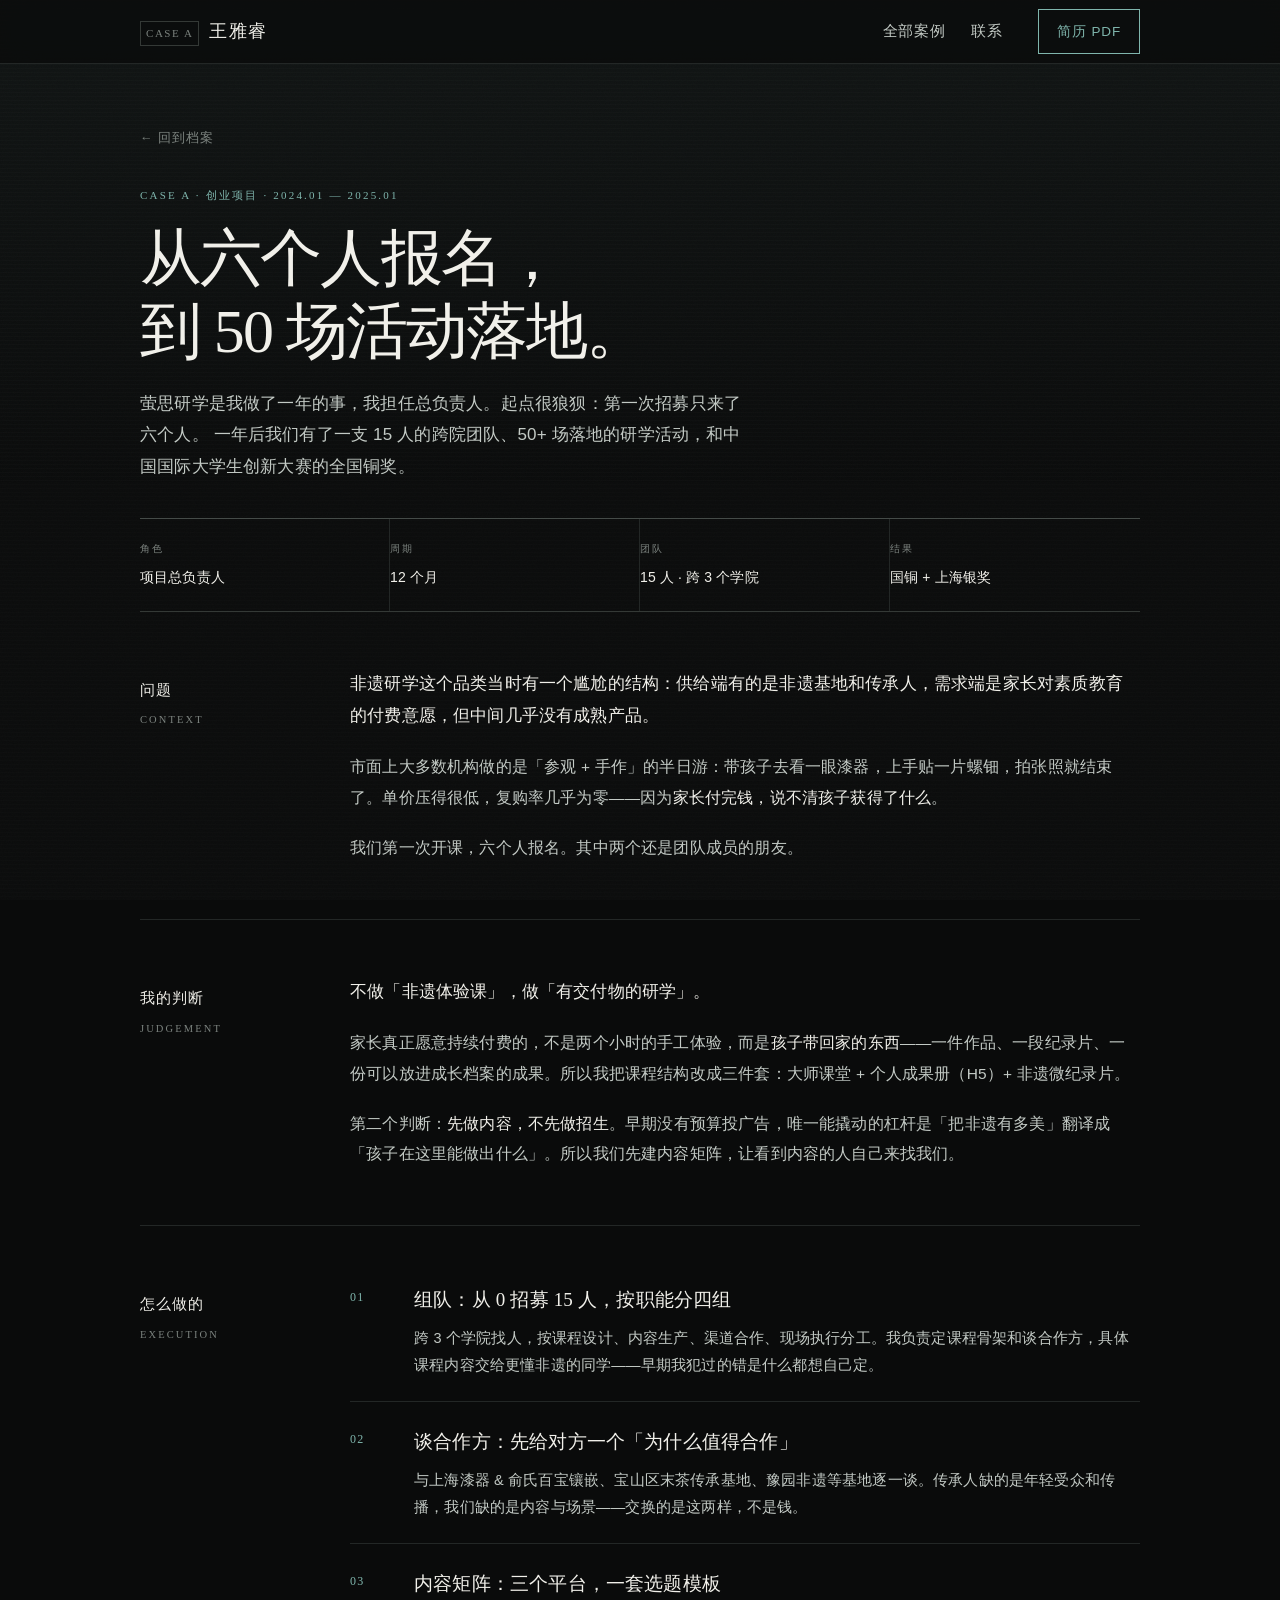
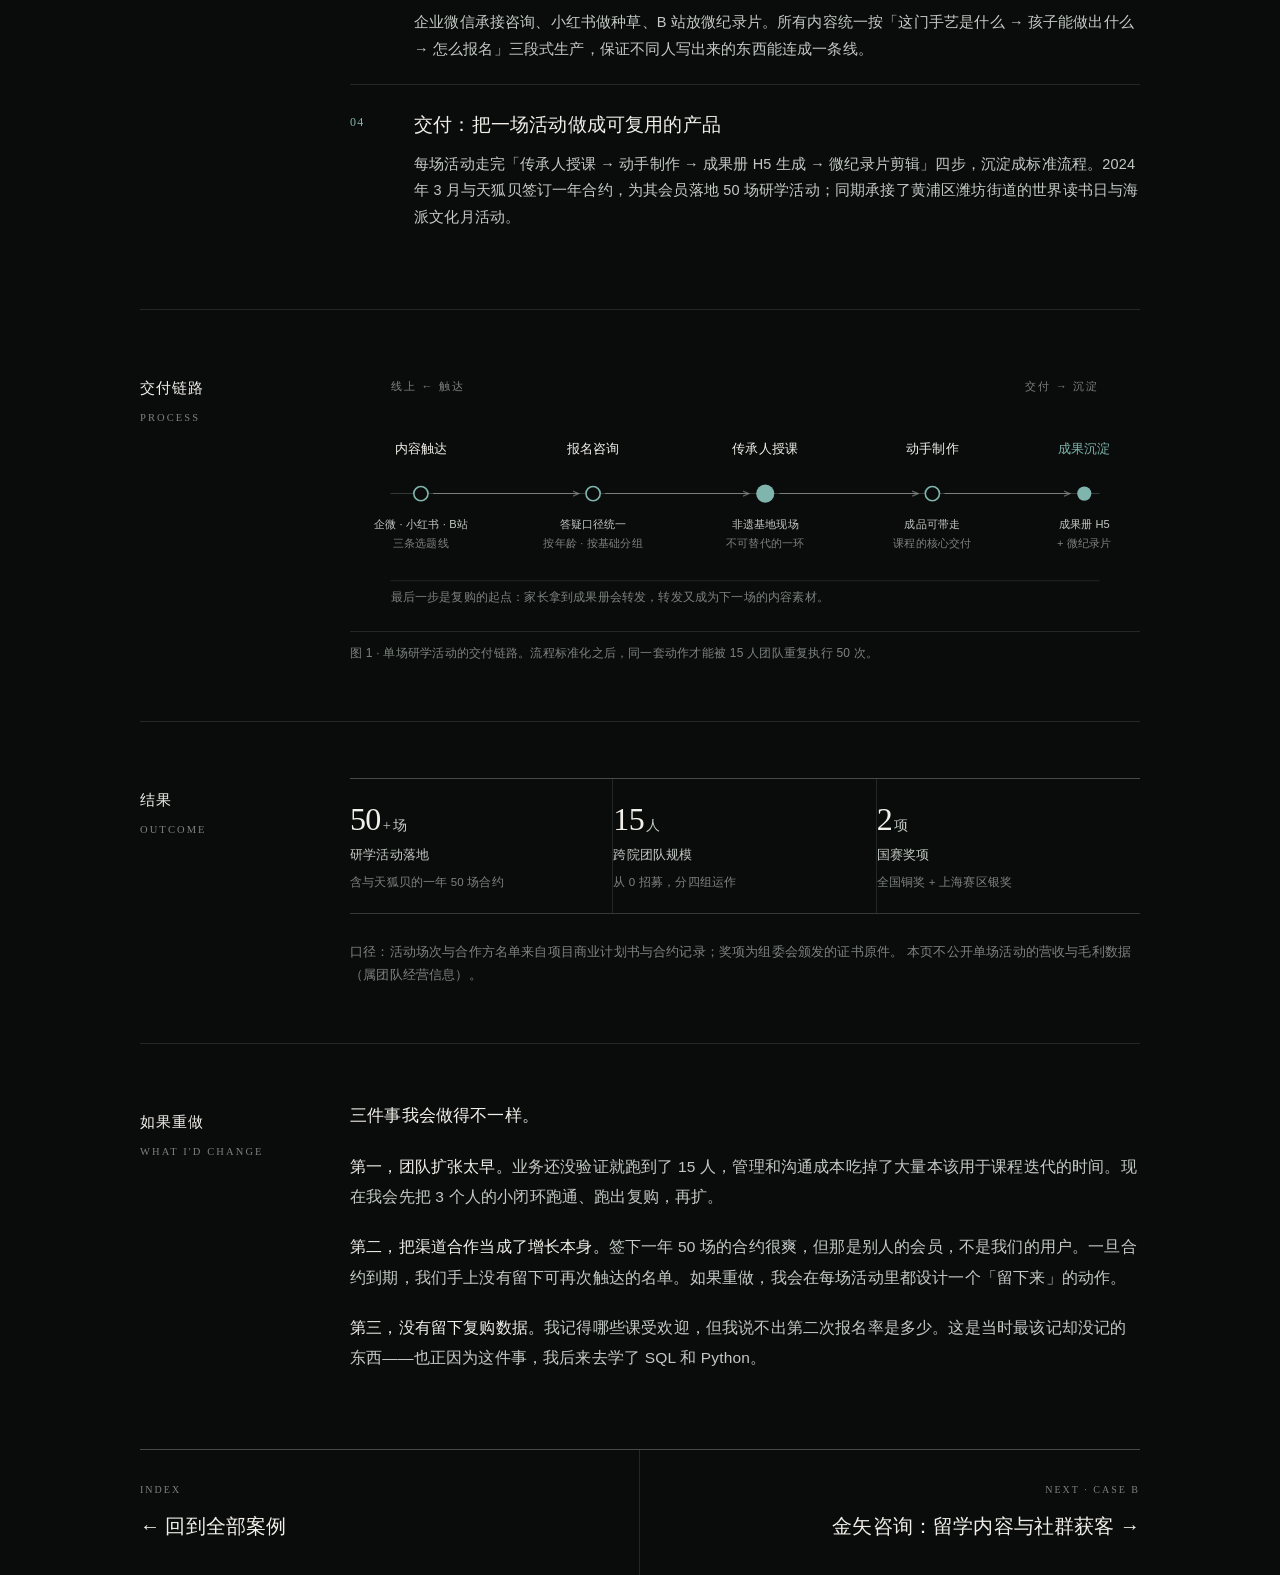
<file: cases/yingsi.html>
<!DOCTYPE html>
<html lang="zh-CN">
<head>
<meta charset="UTF-8">
<meta name="viewport" content="width=device-width, initial-scale=1, viewport-fit=cover">
<title>萤思研学 · 从 0 组建 15 人团队｜王雅睿</title>
<meta name="description" content="非遗研学创业项目案例：如何把第一次只有六个人报名的课，做成 15 人团队、50+ 场落地、国赛铜奖。">
<meta name="theme-color" content="#0A0B0B">
<meta name="color-scheme" content="dark">
<link rel="stylesheet" href="../assets/css/style.css">
<link rel="icon" href="data:image/svg+xml,%3Csvg xmlns='http://www.w3.org/2000/svg' viewBox='0 0 32 32'%3E%3Crect width='32' height='32' fill='%230D0F0E'/%3E%3Ctext x='16' y='23' font-family='serif' font-size='19' text-anchor='middle' fill='%237FB5AC'%3E王%3C/text%3E%3C/svg%3E">
</head>
<body class="case-page">

<div class="progress" id="progress"></div>

<header class="topbar" id="topbar">
  <div class="wrap">
    <a class="brand" href="../index.html"><span class="idx">CASE A</span>王雅睿</a>
    <nav class="nav" id="nav">
      <a href="../index.html#record">全部案例</a>
      <a href="../index.html#contact">联系</a>
    </nav>
    <a class="btn btn--seal" href="../assets/docs/王雅睿_市场运营_简历.pdf" target="_blank" rel="noopener">简历 PDF</a>
  </div>
</header>

<main>
<section class="hero">
  <div class="wrap">
    <a class="backlink" href="../index.html#record">← 回到档案</a>

    <div class="case-head">
      <div class="kicker">Case A · 创业项目 · 2024.01 — 2025.01</div>
      <h1>从六个人报名，<br>到 50 场活动落地。</h1>
      <p class="deck">
        萤思研学是我做了一年的事，我担任总负责人。起点很狼狈：第一次招募只来了六个人。
        一年后我们有了一支 15 人的跨院团队、50+ 场落地的研学活动，和中国国际大学生创新大赛的全国铜奖。
      </p>
    </div>

    <div class="case-meta">
      <div class="cm"><div class="k">角色</div><div class="v">项目总负责人</div></div>
      <div class="cm"><div class="k">周期</div><div class="v">12 个月</div></div>
      <div class="cm"><div class="k">团队</div><div class="v">15 人 · 跨 3 个学院</div></div>
      <div class="cm"><div class="k">结果</div><div class="v">国铜 + 上海银奖</div></div>
    </div>
  </div>
</section>

<div class="wrap">

  <div class="blk">
    <div class="lab"><b>问题</b>Context</div>
    <div class="blk-body">
      <p class="lede">非遗研学这个品类当时有一个尴尬的结构：供给端有的是非遗基地和传承人，需求端是家长对素质教育的付费意愿，但中间几乎没有成熟产品。</p>
      <p>市面上大多数机构做的是「参观 + 手作」的半日游：带孩子去看一眼漆器，上手贴一片螺钿，拍张照就结束了。单价压得很低，复购率几乎为零——因为<strong>家长付完钱，说不清孩子获得了什么</strong>。</p>
      <p>我们第一次开课，六个人报名。其中两个还是团队成员的朋友。</p>
    </div>
  </div>

  <div class="blk">
    <div class="lab"><b>我的判断</b>Judgement</div>
    <div class="blk-body">
      <p class="lede">不做「非遗体验课」，做「有交付物的研学」。</p>
      <p>家长真正愿意持续付费的，不是两个小时的手工体验，而是<strong>孩子带回家的东西</strong>——一件作品、一段纪录片、一份可以放进成长档案的成果。所以我把课程结构改成三件套：大师课堂 + 个人成果册（H5）+ 非遗微纪录片。</p>
      <p>第二个判断：<strong>先做内容，不先做招生</strong>。早期没有预算投广告，唯一能撬动的杠杆是「把非遗有多美」翻译成「孩子在这里能做出什么」。所以我们先建内容矩阵，让看到内容的人自己来找我们。</p>
    </div>
  </div>

  <div class="blk">
    <div class="lab"><b>怎么做的</b>Execution</div>
    <div class="blk-body">
      <div class="steps">
        <div class="step">
          <div>
            <h4>组队：从 0 招募 15 人，按职能分四组</h4>
            <p>跨 3 个学院找人，按课程设计、内容生产、渠道合作、现场执行分工。我负责定课程骨架和谈合作方，具体课程内容交给更懂非遗的同学——早期我犯过的错是什么都想自己定。</p>
          </div>
        </div>
        <div class="step">
          <div>
            <h4>谈合作方：先给对方一个「为什么值得合作」</h4>
            <p>与上海漆器 &amp; 俞氏百宝镶嵌、宝山区末茶传承基地、豫园非遗等基地逐一谈。传承人缺的是年轻受众和传播，我们缺的是内容与场景——交换的是这两样，不是钱。</p>
          </div>
        </div>
        <div class="step">
          <div>
            <h4>内容矩阵：三个平台，一套选题模板</h4>
            <p>企业微信承接咨询、小红书做种草、B 站放微纪录片。所有内容统一按「这门手艺是什么 → 孩子能做出什么 → 怎么报名」三段式生产，保证不同人写出来的东西能连成一条线。</p>
          </div>
        </div>
        <div class="step">
          <div>
            <h4>交付：把一场活动做成可复用的产品</h4>
            <p>每场活动走完「传承人授课 → 动手制作 → 成果册 H5 生成 → 微纪录片剪辑」四步，沉淀成标准流程。2024 年 3 月与天狐贝签订一年合约，为其会员落地 50 场研学活动；同期承接了黄浦区潍坊街道的世界读书日与海派文化月活动。</p>
          </div>
        </div>
      </div>
    </div>
  </div>

  <div class="blk">
    <div class="lab"><b>交付链路</b>Process</div>
    <div class="blk-body">
      <figure class="figure">
        <svg viewBox="0 0 780 250" role="img" aria-label="萤思研学单场活动的交付链路：从内容触达、报名咨询、传承人授课、动手制作到成果册与纪录片">
          <defs>
            <marker id="arrow" markerWidth="7" markerHeight="7" refX="6" refY="3.5" orient="auto">
              <path d="M0,1 L6,3.5 L0,6" fill="none" stroke="#A6332A" stroke-width="1.1"/>
            </marker>
          </defs>

          <!-- 时间轴向 -->
          <line x1="40" y1="126" x2="740" y2="126" stroke="#DBD3C3" stroke-width="1"/>
          <text x="40" y="24" font-family="Georgia,serif" font-size="11" fill="#8B8578" letter-spacing="2">线上 ← 触达</text>
          <text x="740" y="24" text-anchor="end" font-family="Georgia,serif" font-size="11" fill="#8B8578" letter-spacing="2">交付 → 沉淀</text>

          <!-- 节点 -->
          <g font-family="-apple-system,PingFang SC,sans-serif">
            <!-- 1 -->
            <circle cx="70" cy="126" r="7" fill="#F6F2EA" stroke="#1F3B34" stroke-width="1.6"/>
            <text x="70" y="86" text-anchor="middle" font-size="13" fill="#16171A">内容触达</text>
            <text x="70" y="160" text-anchor="middle" font-size="11" fill="#514E47">企微 · 小红书 · B站</text>
            <text x="70" y="179" text-anchor="middle" font-size="11" fill="#8B8578">三条选题线</text>

            <!-- 2 -->
            <circle cx="240" cy="126" r="7" fill="#F6F2EA" stroke="#1F3B34" stroke-width="1.6"/>
            <text x="240" y="86" text-anchor="middle" font-size="13" fill="#16171A">报名咨询</text>
            <text x="240" y="160" text-anchor="middle" font-size="11" fill="#514E47">答疑口径统一</text>
            <text x="240" y="179" text-anchor="middle" font-size="11" fill="#8B8578">按年龄 · 按基础分组</text>

            <!-- 3 -->
            <circle cx="410" cy="126" r="9" fill="#1F3B34"/>
            <text x="410" y="86" text-anchor="middle" font-size="13" fill="#16171A">传承人授课</text>
            <text x="410" y="160" text-anchor="middle" font-size="11" fill="#514E47">非遗基地现场</text>
            <text x="410" y="179" text-anchor="middle" font-size="11" fill="#8B8578">不可替代的一环</text>

            <!-- 4 -->
            <circle cx="575" cy="126" r="7" fill="#F6F2EA" stroke="#1F3B34" stroke-width="1.6"/>
            <text x="575" y="86" text-anchor="middle" font-size="13" fill="#16171A">动手制作</text>
            <text x="575" y="160" text-anchor="middle" font-size="11" fill="#514E47">成品可带走</text>
            <text x="575" y="179" text-anchor="middle" font-size="11" fill="#8B8578">课程的核心交付</text>

            <!-- 5 -->
            <circle cx="725" cy="126" r="7" fill="#A6332A"/>
            <text x="725" y="86" text-anchor="middle" font-size="13" fill="#A6332A">成果沉淀</text>
            <text x="725" y="160" text-anchor="middle" font-size="11" fill="#514E47">成果册 H5</text>
            <text x="725" y="179" text-anchor="middle" font-size="11" fill="#8B8578">+ 微纪录片</text>
          </g>

          <!-- 箭头 -->
          <line x1="82" y1="126" x2="226" y2="126" stroke="#A6332A" stroke-width="1" opacity=".45" marker-end="url(#arrow)"/>
          <line x1="252" y1="126" x2="394" y2="126" stroke="#A6332A" stroke-width="1" opacity=".45" marker-end="url(#arrow)"/>
          <line x1="424" y1="126" x2="561" y2="126" stroke="#A6332A" stroke-width="1" opacity=".45" marker-end="url(#arrow)"/>
          <line x1="587" y1="126" x2="711" y2="126" stroke="#A6332A" stroke-width="1" opacity=".45" marker-end="url(#arrow)"/>

          <!-- 底部注释 -->
          <line x1="40" y1="212" x2="740" y2="212" stroke="#E9E3D6" stroke-width="1"/>
          <text x="40" y="232" font-family="-apple-system,PingFang SC,sans-serif" font-size="11.5" fill="#8B8578">最后一步是复购的起点：家长拿到成果册会转发，转发又成为下一场的内容素材。</text>
        </svg>
        <figcaption>图 1 · 单场研学活动的交付链路。流程标准化之后，同一套动作才能被 15 人团队重复执行 50 次。</figcaption>
      </figure>
    </div>
  </div>

  <div class="blk">
    <div class="lab"><b>结果</b>Outcome</div>
    <div class="blk-body">
      <div class="results">
        <div class="res">
          <div class="n">50<small>+ 场</small></div>
          <div class="k">研学活动落地</div>
          <div class="cav">含与天狐贝的一年 50 场合约</div>
        </div>
        <div class="res">
          <div class="n">15<small>人</small></div>
          <div class="k">跨院团队规模</div>
          <div class="cav">从 0 招募，分四组运作</div>
        </div>
        <div class="res">
          <div class="n">2<small>项</small></div>
          <div class="k">国赛奖项</div>
          <div class="cav">全国铜奖 + 上海赛区银奖</div>
        </div>
      </div>
      <p style="margin-top:26px;font-size:13px;color:var(--ink-3);line-height:1.8">
        口径：活动场次与合作方名单来自项目商业计划书与合约记录；奖项为组委会颁发的证书原件。
        本页不公开单场活动的营收与毛利数据（属团队经营信息）。
      </p>
    </div>
  </div>

  <div class="blk">
    <div class="lab"><b>如果重做</b>What I'd change</div>
    <div class="blk-body">
      <p class="lede">三件事我会做得不一样。</p>
      <p><strong>第一，团队扩张太早。</strong>业务还没验证就跑到了 15 人，管理和沟通成本吃掉了大量本该用于课程迭代的时间。现在我会先把 3 个人的小闭环跑通、跑出复购，再扩。</p>
      <p><strong>第二，把渠道合作当成了增长本身。</strong>签下一年 50 场的合约很爽，但那是别人的会员，不是我们的用户。一旦合约到期，我们手上没有留下可再次触达的名单。如果重做，我会在每场活动里都设计一个「留下来」的动作。</p>
      <p><strong>第三，没有留下复购数据。</strong>我记得哪些课受欢迎，但我说不出第二次报名率是多少。这是当时最该记却没记的东西——也正因为这件事，我后来去学了 SQL 和 Python。</p>
    </div>
  </div>

</div>

<div class="wrap">
  <nav class="case-foot">
    <a class="cf" href="../index.html#record">
      <div class="k">Index</div>
      <div class="t">← 回到全部案例</div>
    </a>
    <a class="cf" href="jinshi.html">
      <div class="k">Next · Case B</div>
      <div class="t">金矢咨询：留学内容与社群获客 →</div>
    </a>
  </nav>
</div>

</main>


<script src="../assets/js/app.js"></script>
</body>
</html>
</file>
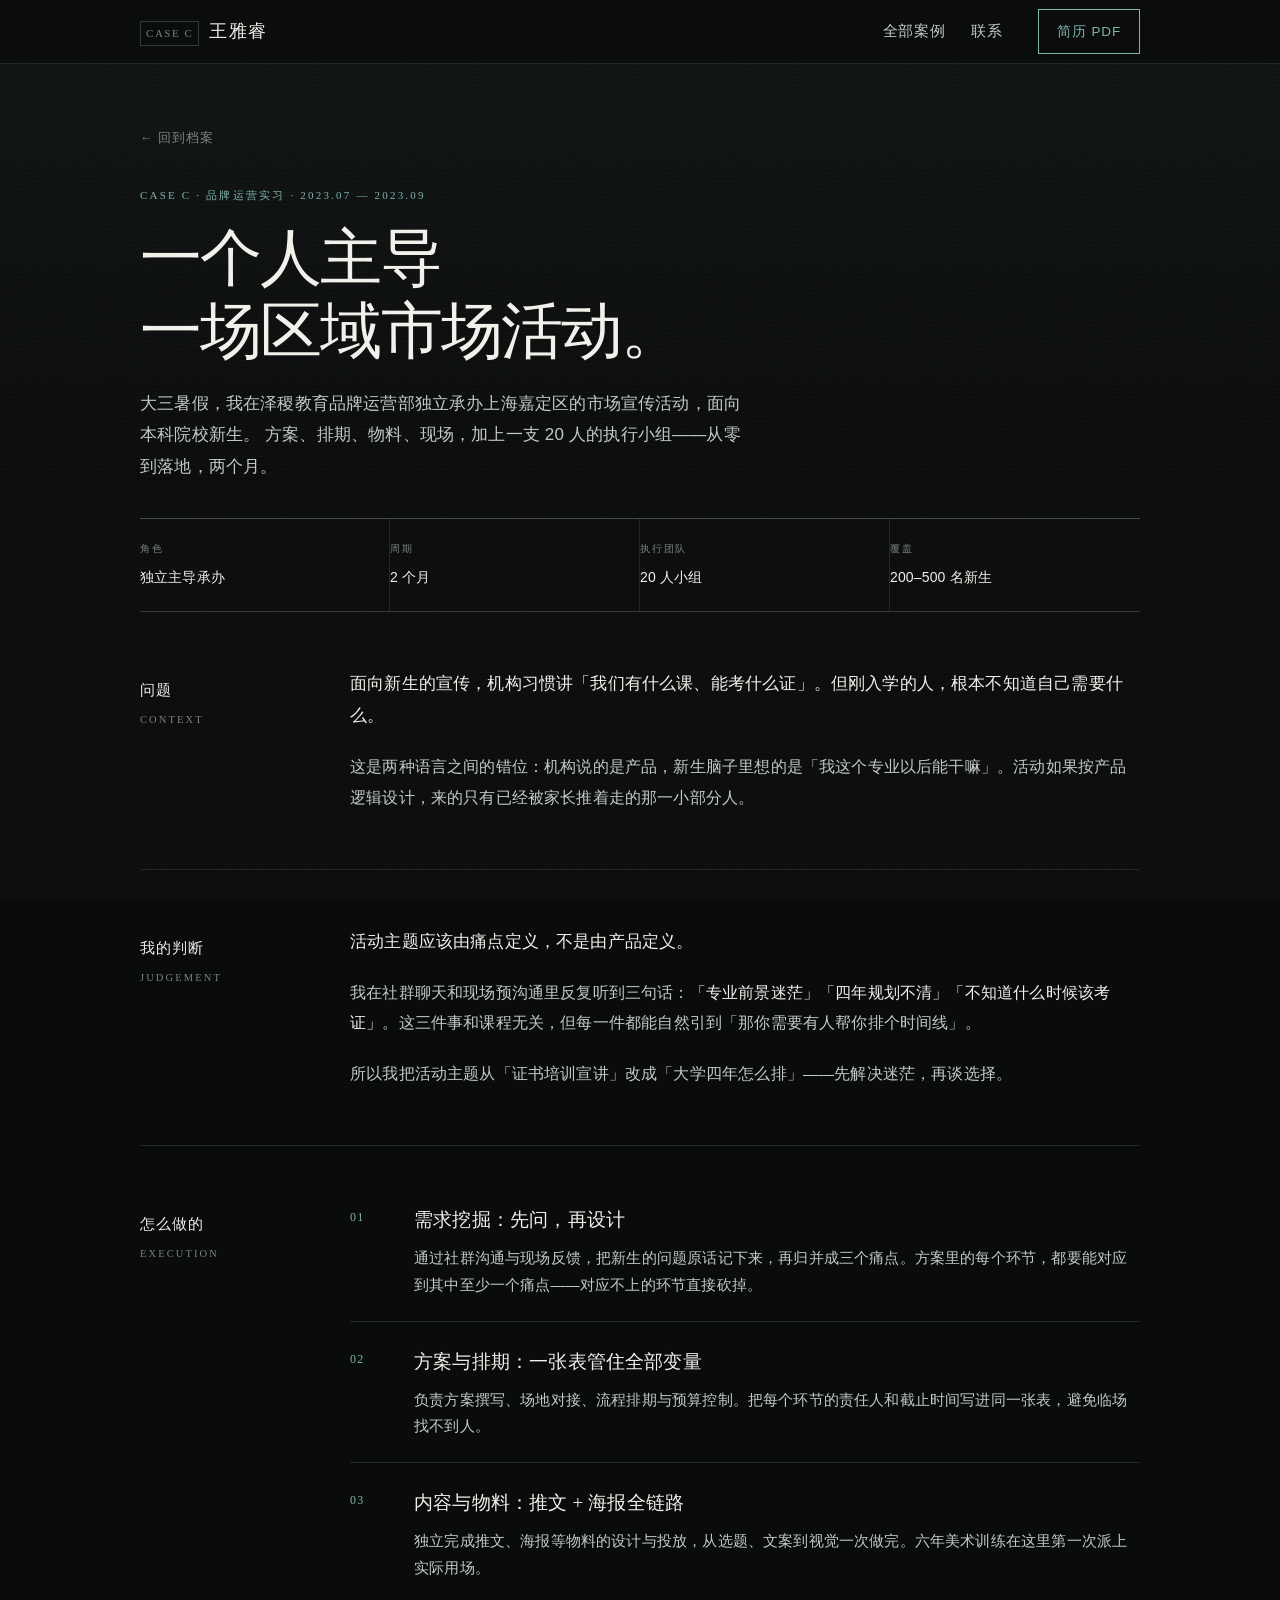
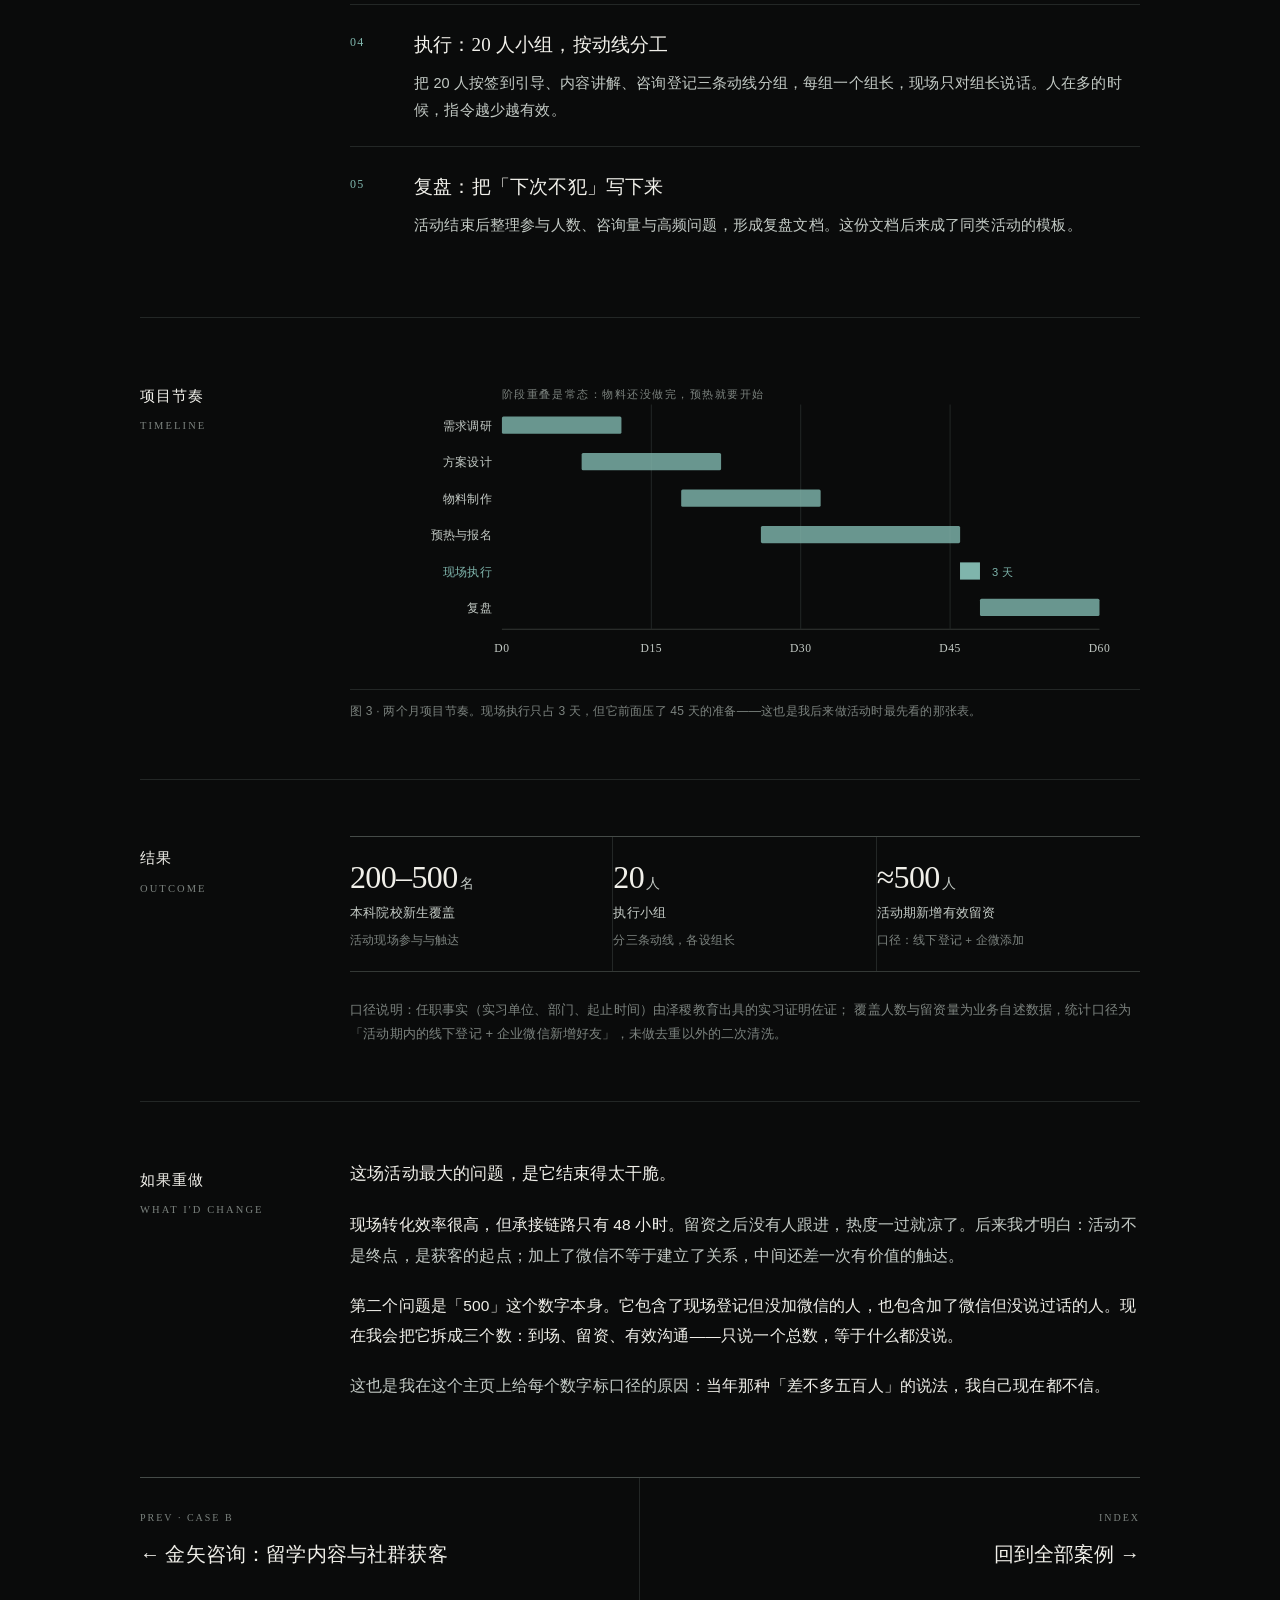
<file: cases/zeji.html>
<!DOCTYPE html>
<html lang="zh-CN">
<head>
<meta charset="UTF-8">
<meta name="viewport" content="width=device-width, initial-scale=1, viewport-fit=cover">
<title>泽稷教育 · 独立操盘区域市场活动｜王雅睿</title>
<meta name="description" content="市场活动案例：面向本科新生的区域宣传活动，从需求挖掘、方案设计到 20 人执行小组与复盘。">
<meta name="theme-color" content="#0A0B0B">
<meta name="color-scheme" content="dark">
<link rel="stylesheet" href="../assets/css/style.css">
<link rel="icon" href="data:image/svg+xml,%3Csvg xmlns='http://www.w3.org/2000/svg' viewBox='0 0 32 32'%3E%3Crect width='32' height='32' fill='%230D0F0E'/%3E%3Ctext x='16' y='23' font-family='serif' font-size='19' text-anchor='middle' fill='%237FB5AC'%3E王%3C/text%3E%3C/svg%3E">
</head>
<body class="case-page">

<div class="progress" id="progress"></div>

<header class="topbar" id="topbar">
  <div class="wrap">
    <a class="brand" href="../index.html"><span class="idx">CASE C</span>王雅睿</a>
    <nav class="nav" id="nav">
      <a href="../index.html#record">全部案例</a>
      <a href="../index.html#contact">联系</a>
    </nav>
    <a class="btn btn--seal" href="../assets/docs/王雅睿_市场运营_简历.pdf" target="_blank" rel="noopener">简历 PDF</a>
  </div>
</header>

<main>
<section class="hero">
  <div class="wrap">
    <a class="backlink" href="../index.html#record">← 回到档案</a>

    <div class="case-head">
      <div class="kicker">Case C · 品牌运营实习 · 2023.07 — 2023.09</div>
      <h1>一个人主导<br>一场区域市场活动。</h1>
      <p class="deck">
        大三暑假，我在泽稷教育品牌运营部独立承办上海嘉定区的市场宣传活动，面向本科院校新生。
        方案、排期、物料、现场，加上一支 20 人的执行小组——从零到落地，两个月。
      </p>
    </div>

    <div class="case-meta">
      <div class="cm"><div class="k">角色</div><div class="v">独立主导承办</div></div>
      <div class="cm"><div class="k">周期</div><div class="v">2 个月</div></div>
      <div class="cm"><div class="k">执行团队</div><div class="v">20 人小组</div></div>
      <div class="cm"><div class="k">覆盖</div><div class="v">200–500 名新生</div></div>
    </div>
  </div>
</section>

<div class="wrap">

  <div class="blk">
    <div class="lab"><b>问题</b>Context</div>
    <div class="blk-body">
      <p class="lede">面向新生的宣传，机构习惯讲「我们有什么课、能考什么证」。但刚入学的人，根本不知道自己需要什么。</p>
      <p>这是两种语言之间的错位：机构说的是产品，新生脑子里想的是「我这个专业以后能干嘛」。活动如果按产品逻辑设计，来的只有已经被家长推着走的那一小部分人。</p>
    </div>
  </div>

  <div class="blk">
    <div class="lab"><b>我的判断</b>Judgement</div>
    <div class="blk-body">
      <p class="lede">活动主题应该由痛点定义，不是由产品定义。</p>
      <p>我在社群聊天和现场预沟通里反复听到三句话：<strong>「专业前景迷茫」「四年规划不清」「不知道什么时候该考证」</strong>。这三件事和课程无关，但每一件都能自然引到「那你需要有人帮你排个时间线」。</p>
      <p>所以我把活动主题从「证书培训宣讲」改成「大学四年怎么排」——先解决迷茫，再谈选择。</p>
    </div>
  </div>

  <div class="blk">
    <div class="lab"><b>怎么做的</b>Execution</div>
    <div class="blk-body">
      <div class="steps">
        <div class="step">
          <div>
            <h4>需求挖掘：先问，再设计</h4>
            <p>通过社群沟通与现场反馈，把新生的问题原话记下来，再归并成三个痛点。方案里的每个环节，都要能对应到其中至少一个痛点——对应不上的环节直接砍掉。</p>
          </div>
        </div>
        <div class="step">
          <div>
            <h4>方案与排期：一张表管住全部变量</h4>
            <p>负责方案撰写、场地对接、流程排期与预算控制。把每个环节的责任人和截止时间写进同一张表，避免临场找不到人。</p>
          </div>
        </div>
        <div class="step">
          <div>
            <h4>内容与物料：推文 + 海报全链路</h4>
            <p>独立完成推文、海报等物料的设计与投放，从选题、文案到视觉一次做完。六年美术训练在这里第一次派上实际用场。</p>
          </div>
        </div>
        <div class="step">
          <div>
            <h4>执行：20 人小组，按动线分工</h4>
            <p>把 20 人按签到引导、内容讲解、咨询登记三条动线分组，每组一个组长，现场只对组长说话。人在多的时候，指令越少越有效。</p>
          </div>
        </div>
        <div class="step">
          <div>
            <h4>复盘：把「下次不犯」写下来</h4>
            <p>活动结束后整理参与人数、咨询量与高频问题，形成复盘文档。这份文档后来成了同类活动的模板。</p>
          </div>
        </div>
      </div>
    </div>
  </div>

  <div class="blk">
    <div class="lab"><b>项目节奏</b>Timeline</div>
    <div class="blk-body">
      <figure class="figure">
        <svg viewBox="0 0 780 300" role="img" aria-label="两个月项目节奏甘特图：需求调研、方案设计、物料制作、预热报名、现场执行、复盘">
          <!-- 轴 -->
          <line x1="150" y1="252" x2="740" y2="252" stroke="#DBD3C3" stroke-width="1"/>
          <g font-family="Georgia,serif" font-size="10.5" fill="#8B8578">
            <text x="150" y="274" text-anchor="middle" font-family="Georgia,serif" font-size="11.5" fill="#514E47" letter-spacing=".5">D0</text>
            <text x="297.5" y="274" text-anchor="middle" font-family="Georgia,serif" font-size="11.5" fill="#514E47" letter-spacing=".5">D15</text>
            <text x="445" y="274" text-anchor="middle" font-family="Georgia,serif" font-size="11.5" fill="#514E47" letter-spacing=".5">D30</text>
            <text x="592.5" y="274" text-anchor="middle" font-family="Georgia,serif" font-size="11.5" fill="#514E47" letter-spacing=".5">D45</text>
            <text x="740" y="274" text-anchor="middle" font-family="Georgia,serif" font-size="11.5" fill="#514E47" letter-spacing=".5">D60</text>
          </g>
          <g stroke="#E9E3D6" stroke-width="1">
            <line x1="297.5" y1="30" x2="297.5" y2="252"/>
            <line x1="445" y1="30" x2="445" y2="252"/>
            <line x1="592.5" y1="30" x2="592.5" y2="252"/>
          </g>

          <g font-family="-apple-system,PingFang SC,sans-serif" font-size="12" fill="#514E47">
            <text x="140" y="55" text-anchor="end">需求调研</text>
            <text x="140" y="91" text-anchor="end">方案设计</text>
            <text x="140" y="127" text-anchor="end">物料制作</text>
            <text x="140" y="163" text-anchor="end">预热与报名</text>
            <text x="140" y="199" text-anchor="end" fill="#A6332A">现场执行</text>
            <text x="140" y="235" text-anchor="end">复盘</text>
          </g>

          <!-- 条形：x = 150 + d/60*590 -->
          <g fill="#1F3B34" opacity=".82">
            <rect x="150" y="42" width="118" height="17" rx="1.5"/>
            <rect x="228.7" y="78" width="137.7" height="17" rx="1.5"/>
            <rect x="327" y="114" width="137.7" height="17" rx="1.5"/>
            <rect x="405.7" y="150" width="196.7" height="17" rx="1.5"/>
            <rect x="622" y="222" width="118" height="17" rx="1.5"/>
          </g>
          <rect x="602.3" y="186" width="19.7" height="17" fill="#A6332A"/>
          <text x="634" y="199" font-family="-apple-system,PingFang SC,sans-serif" font-size="11" fill="#A6332A">3 天</text>

          <!-- 阶段注释 -->
          <text x="150" y="24" font-family="-apple-system,PingFang SC,sans-serif" font-size="10.5" fill="#8B8578" letter-spacing="1.5">阶段重叠是常态：物料还没做完，预热就要开始</text>
        </svg>
        <figcaption>图 3 · 两个月项目节奏。现场执行只占 3 天，但它前面压了 45 天的准备——这也是我后来做活动时最先看的那张表。</figcaption>
      </figure>
    </div>
  </div>

  <div class="blk">
    <div class="lab"><b>结果</b>Outcome</div>
    <div class="blk-body">
      <div class="results">
        <div class="res">
          <div class="n">200–500<small>名</small></div>
          <div class="k">本科院校新生覆盖</div>
          <div class="cav">活动现场参与与触达</div>
        </div>
        <div class="res">
          <div class="n">20<small>人</small></div>
          <div class="k">执行小组</div>
          <div class="cav">分三条动线，各设组长</div>
        </div>
        <div class="res">
          <div class="n">≈500<small>人</small></div>
          <div class="k">活动期新增有效留资</div>
          <div class="cav">口径：线下登记 + 企微添加</div>
        </div>
      </div>
      <p style="margin-top:26px;font-size:13px;color:var(--ink-3);line-height:1.8">
        口径说明：任职事实（实习单位、部门、起止时间）由泽稷教育出具的实习证明佐证；
        覆盖人数与留资量为业务自述数据，统计口径为「活动期内的线下登记 + 企业微信新增好友」，未做去重以外的二次清洗。
      </p>
    </div>
  </div>

  <div class="blk">
    <div class="lab"><b>如果重做</b>What I'd change</div>
    <div class="blk-body">
      <p class="lede">这场活动最大的问题，是它结束得太干脆。</p>
      <p><strong>现场转化效率很高，但承接链路只有 48 小时。</strong>留资之后没有人跟进，热度一过就凉了。后来我才明白：活动不是终点，是获客的起点；加上了微信不等于建立了关系，中间还差一次有价值的触达。</p>
      <p><strong>第二个问题是「500」这个数字本身。它包含了现场登记但没加微信的人，也包含加了微信但没说过话的人。现在我会把它拆成三个数：到场、留资、有效沟通——只说一个总数，等于什么都没说。</strong></p>
      <p>这也是我在这个主页上给每个数字标口径的原因：<strong>当年那种「差不多五百人」的说法，我自己现在都不信。</strong></p>
    </div>
  </div>

</div>

<div class="wrap">
  <nav class="case-foot">
    <a class="cf" href="jinshi.html">
      <div class="k">Prev · Case B</div>
      <div class="t">← 金矢咨询：留学内容与社群获客</div>
    </a>
    <a class="cf" href="../index.html#record">
      <div class="k">Index</div>
      <div class="t">回到全部案例 →</div>
    </a>
  </nav>
</div>

</main>


<script src="../assets/js/app.js"></script>
</body>
</html>
</file>
<file: assets/css/style.css>
/* ==========================================================================
   王雅睿 · 候选人档案
   设计系统：纸感底 + 细线栅格 + 巨型衬线 + 印章红
   ========================================================================== */

:root{
  --paper:      #0A0B0B;
  --paper-2:    #131615;
  --paper-3:    #1B1F1D;
  --ink:        #F1F0EA;
  --ink-2:      #C3CAC5;
  --ink-3:      #7C837F;
  --rule:       #343936;
  --rule-soft:  #232726;
  --rule-strong:#454B48;
  --seal:       #7FB5AC;
  --seal-soft:  #A9CFC8;
  --chart-1:    #7FB5AC;
  --chart-2:    #CBD6D2;
  --on-chart:   #0A100F;
  --deep:       #E9E7E0;
  --deep-2:     #CBC8BF;
  --ok:         #7FA88B;
  --warn:       #C9A063;

  --serif: "Songti SC","STSong","Noto Serif CJK SC","Source Han Serif SC","Hiragino Mincho ProN",serif;
  --sans: "PingFang SC","Hiragino Sans GB","Hiragino Sans GB W3","Microsoft YaHei","Noto Sans CJK SC",sans-serif;
  --num: Georgia,"Times New Roman","Songti SC",serif;

  --wrap: 1080px;
  --gut: 28px;
  --lh: 1.9;
}

*,*::before,*::after{ box-sizing:border-box; }

html{
  color-scheme:dark;
  -webkit-text-size-adjust:100%;
  scroll-behavior:smooth;
  scroll-padding-top:88px;
}

body{
  margin:0;
  background:var(--paper);
  color:var(--ink);
  font-family:var(--sans);
  font-size:17.5px;
  line-height:var(--lh);
  letter-spacing:.01em;
  -webkit-font-smoothing:antialiased;
  text-rendering:optimizeLegibility;
  position:relative;
}

/* 纸纹：极淡的横向栅格 + 噪点，纯内联，无外部请求 */
body::before{
  content:"";
  position:fixed; inset:0; z-index:0; pointer-events:none;
  background-image:
    linear-gradient(to bottom, rgba(127,181,172,.055), rgba(127,181,172,0) 500px),
    repeating-linear-gradient(to bottom, rgba(255,255,255,.011) 0 1px, transparent 1px 4px);
  mix-blend-mode:normal;
  opacity:1;
}
body::after{
  content:"";
  position:fixed; inset:0; z-index:0; pointer-events:none;
  background-image:url("data:image/svg+xml,%3Csvg xmlns='http://www.w3.org/2000/svg' width='160' height='160'%3E%3Cfilter id='n'%3E%3CfeTurbulence type='fractalNoise' baseFrequency='.82' numOctaves='3'/%3E%3C/filter%3E%3Crect width='160' height='160' filter='url(%23n)' opacity='.5'/%3E%3C/svg%3E");
  opacity:.045;
  mix-blend-mode:screen;
}

.wrap{ width:100%; max-width:var(--wrap); margin:0 auto; padding:0 40px; position:relative; z-index:1; }

::selection{ background:var(--seal); color:#08100E; }

a{ color:inherit; }

/* ============================== 顶栏 ============================== */

.topbar{
  position:fixed; top:0; left:0; right:0; z-index:60;
  height:64px;
  display:flex; align-items:center;
  background:rgba(10,11,11,.72);
  -webkit-backdrop-filter:saturate(180%) blur(14px);
  backdrop-filter:saturate(180%) blur(14px);
  border-bottom:1px solid var(--rule-soft);
  transition:transform .45s cubic-bezier(.22,1,.36,1);
}
.topbar.is-hidden{ transform:translateY(-100%); }
.topbar .wrap{ display:flex; align-items:center; gap:24px; }

.brand{
  display:flex; align-items:baseline; gap:10px;
  font-family:var(--serif); font-size:18px; letter-spacing:.08em;
  text-decoration:none; white-space:nowrap;
}
.brand .idx{
  font-family:var(--num); font-size:11px; color:var(--ink-3);
  letter-spacing:.14em; border:1px solid var(--rule); padding:1px 5px;
}

.nav{ margin-left:auto; display:flex; gap:2px; }
.nav a{
  position:relative;
  display:block; padding:6px 12px;
  font-size:14.5px; color:var(--ink-2); text-decoration:none;
  letter-spacing:.04em;
  transition:color .2s;
}
.nav a::after{
  content:""; position:absolute; left:12px; right:12px; bottom:2px; height:1px;
  background:var(--seal); transform:scaleX(0); transform-origin:left;
  transition:transform .3s cubic-bezier(.22,1,.36,1);
}
.nav a:hover{ color:var(--ink); }
.nav a:hover::after, .nav a.is-active::after{ transform:scaleX(1); }
.nav a.is-active{ color:var(--ink); }

.btn{
  display:inline-flex; align-items:center; gap:8px;
  padding:9px 18px;
  border:1px solid var(--rule-strong);
  background:transparent; color:var(--ink);
  font-family:var(--sans); font-size:13.5px; letter-spacing:.06em;
  text-decoration:none; cursor:pointer;
  transition:background .25s, color .25s, border-color .25s;
  white-space:nowrap;
}
.btn:hover{ background:var(--ink); color:var(--paper); }
.btn--seal{ border-color:var(--seal); color:var(--seal); }
.btn--seal:hover{ background:var(--seal); color:#08100E; }

.progress{
  position:fixed; top:64px; left:0; height:2px; width:0;
  background:var(--seal); z-index:61;
  transition:width .1s linear, top .4s cubic-bezier(.22,1,.36,1);
}
body.bar-up .progress{ top:0; }

/* ============================== 首屏 ============================== */

.hero{ padding:132px 0 72px; }

.hero-meta{
  display:flex; flex-wrap:wrap; align-items:center; gap:10px 22px;
  font-family:var(--num); font-size:11.5px; letter-spacing:.18em;
  color:var(--ink-3); text-transform:uppercase;
  padding-bottom:14px; border-bottom:1px solid var(--rule);
}
.hero-meta .sep{ width:1px; height:11px; background:var(--rule); }

.hero-grid{
  display:grid; grid-template-columns:1fr 300px; gap:56px;
  align-items:start; padding-top:44px;
}

.hero h1{
  margin:0 0 26px;
  font-family:var(--serif); font-weight:400;
  font-size:clamp(38px,4.9vw,64px);
  line-height:1.16;
  letter-spacing:-.035em;
}
.hero h1 em{
  font-style:normal;
  position:relative; white-space:nowrap;
  background-image:linear-gradient(rgba(127,181,172,.85),rgba(127,181,172,.85));
  background-repeat:no-repeat;
  background-position:0 100%;
  background-size:0% 3px;
  padding-bottom:.06em;
  animation:swipe 1.05s .45s cubic-bezier(.22,1,.36,1) forwards;
  -webkit-box-decoration-break:clone; box-decoration-break:clone;
}
@keyframes swipe{ to{ background-size:100% 3px; } }

.hero-lead{
  margin:0 0 34px; max-width:35.5em;
  font-size:19px; line-height:1.9; color:var(--ink-2);
}
.hero-lead strong{ color:var(--ink); font-weight:500; }

/* 前置数字条 */
.statbar{
  display:grid; grid-template-columns:repeat(4,1fr);
  border-top:1px solid var(--rule-strong); border-bottom:1px solid var(--rule);
}
.stat{
  padding:20px 18px 18px 0;
  border-right:1px solid var(--rule-soft);
}
.stat:last-child{ border-right:0; padding-right:0; }
.stat .n{
  font-family:var(--num); font-size:clamp(17px,1.72vw,23px);
  letter-spacing:-.01em; line-height:1.15;
  font-variant-numeric:tabular-nums; white-space:nowrap;
}
.stat .n .u{ font-size:.5em; letter-spacing:.02em; margin-left:2px; color:var(--ink-2); }
.stat .k{
  margin-top:7px; font-size:13px; color:var(--ink-3);
  letter-spacing:.05em; line-height:1.6;
}

/* 档案卡 */
.dossier{
  position:relative;
  border:1px solid #2B302E;
  background:linear-gradient(180deg,#16191A,#101312);
  padding:0 16px 14px;
}
.dossier-cap{
  display:flex; justify-content:space-between; align-items:baseline;
  padding:11px 0 10px; margin-bottom:12px;
  border-bottom:1px solid var(--rule);
  font-family:var(--num); font-size:10px; letter-spacing:.22em;
  text-transform:uppercase; color:var(--ink-3);
}
.dossier dl{
  margin:0; padding:0 0 14px;
  display:grid; grid-template-columns:auto 1fr; gap:9px 12px;
  font-size:13.5px;
}
.dossier dt{ color:var(--ink-3); letter-spacing:.08em; white-space:nowrap; }
.dossier dd{ margin:0; color:var(--ink); letter-spacing:.02em; }
.dossier-foot{
  padding-top:11px; border-top:1px solid var(--rule-soft);
  font-size:11px; color:var(--ink-3); letter-spacing:.03em; line-height:1.6;
}

/* ============================== 章节骨架 ============================== */

.sec{ padding:78px 0; border-top:1px solid var(--rule); }

.sec-head{
  display:grid; grid-template-columns:42px 1fr auto; gap:20px;
  align-items:baseline; margin-bottom:44px;
}
.sec-num{
  font-family:var(--serif); font-size:27px; color:var(--seal);
  letter-spacing:.04em;
}
.sec-title{
  margin:0;
  font-family:var(--serif); font-weight:400;
  font-size:clamp(27px,3.35vw,38px); letter-spacing:-.01em; line-height:1.3;
}
.sec-title small{
  display:block; margin-top:8px;
  font-family:var(--num); font-size:11px; letter-spacing:.2em;
  color:var(--ink-3); text-transform:uppercase;
}
.sec-note{
  font-size:14px; color:var(--ink-3); max-width:22em; text-align:right;
  line-height:1.7;
}

/* 工具类 */
.nb{ white-space:nowrap; }
.nw{ white-space:nowrap; }

/* ============================== 成果卡 ============================== */

.hl-grid{
  display:grid; grid-template-columns:repeat(3,1fr);
  border-top:1px solid var(--rule-strong);
}
.hl{
  padding:26px 26px 22px 0;
  border-right:1px solid var(--rule-soft);
  border-bottom:1px solid var(--rule-soft);
}
.hl:nth-child(3n){ border-right:0; padding-right:0; }
.hl:nth-child(3n+2){ padding-left:26px; }
.hl:nth-child(3n){ padding-left:26px; }
.hl-k{
  font-family:var(--num); font-size:10px; letter-spacing:.2em;
  text-transform:uppercase; color:var(--ink-3);
  padding-bottom:12px;
}
.hl-n{
  font-family:var(--num); font-size:clamp(26px,3vw,34px); line-height:1.05;
  letter-spacing:-.02em; font-variant-numeric:tabular-nums;
  color:var(--ink); white-space:nowrap;
}
.hl-n .u{ font-size:.44em; letter-spacing:.02em; margin-left:3px; color:var(--ink-2); }
.hl h3{
  margin:10px 0 10px; font-family:var(--serif); font-weight:400;
  font-size:18.5px; line-height:1.45; letter-spacing:.01em;
}
.hl p{ margin:0; font-size:15.5px; color:var(--ink-2); line-height:1.8; }
.hl p b{ color:var(--ink); font-weight:500; font-variant-numeric:tabular-nums; }
.hl-tags{ display:flex; flex-wrap:wrap; gap:6px; margin-top:14px; }
.hl-tags span{
  font-size:10.5px; letter-spacing:.06em; color:var(--ink-3);
  border:1px solid var(--rule); padding:2px 7px;
}

/* ============================== 三栏经历 ============================== */

.record{
  display:grid; grid-template-columns:repeat(3,1fr);
  border-top:1px solid var(--rule-strong);
}
.col{ padding:24px 26px 6px; border-left:1px solid var(--rule-soft); }
.col:first-child{ padding-left:0; border-left:0; }
.col:last-child{ padding-right:0; }

.col-head{
  display:flex; justify-content:space-between; align-items:baseline; gap:10px;
  padding-bottom:10px; margin-bottom:2px;
  border-bottom:1px solid var(--rule-strong);
}
.col-head h3{
  margin:0; font-family:var(--serif); font-weight:400;
  font-size:21px; letter-spacing:.02em;
}
.col-head h3 small{
  display:block; margin-top:3px;
  font-family:var(--num); font-size:9.5px; letter-spacing:.2em;
  text-transform:uppercase; color:var(--ink-3);
}
.col-cnt{
  font-family:var(--num); font-size:10.5px; letter-spacing:.1em;
  color:var(--ink-3); white-space:nowrap;
}

#internship .rec{ padding:11px 0; }
#projects .rec{ padding:23px 0; }
#honors .hon{ padding:26px 0; }
.rec{ padding:16px 0; border-bottom:1px solid var(--rule-soft); }
.rec:last-child{ border-bottom:0; }
.rec-when{
  font-family:var(--num); font-size:12.5px; letter-spacing:.04em;
  color:var(--ink-3); font-variant-numeric:tabular-nums;
  display:flex; justify-content:space-between; gap:8px;
}
.rec-when span{ letter-spacing:.08em; }
.rec h4{
  margin:5px 0 3px; font-family:var(--serif); font-weight:400;
  font-size:17.5px; line-height:1.45; letter-spacing:.01em;
}
.rec-pos{ font-size:12.5px; color:var(--seal); letter-spacing:.05em; line-height:1.5; }
.rec p{ margin:7px 0 0; font-size:15px; color:var(--ink-2); line-height:1.75; }
.rec p b{ color:var(--ink); font-weight:500; font-variant-numeric:tabular-nums; }
.rec-more{
  display:inline-block; margin-top:8px;
  font-size:12.5px; color:var(--seal); text-decoration:none;
  border-bottom:1px dotted var(--seal-soft); padding-bottom:1px;
}
.rec-more:hover{ border-bottom-style:solid; }

/* 栏尾说明：把三栏底边拉齐 */
.col{ display:flex; flex-direction:column; }
.col-note{
  margin:auto 0 0; padding-top:13px;
  border-top:1px solid var(--rule);
  font-size:12.5px; color:var(--ink-3); line-height:1.75;
}

/* 荣誉条目 */
.hon{
  display:flex; justify-content:space-between; align-items:baseline; gap:12px;
  padding:19px 0; border-bottom:1px dotted var(--rule);
}
.hon b{ display:block; font-weight:500; font-size:14.5px; line-height:1.45; letter-spacing:.01em; }
.hon span{ display:block; font-size:12px; color:var(--ink-3); letter-spacing:.02em; margin-top:4px; }
.hon em{
  font-style:normal; font-size:12.5px; color:var(--seal);
  letter-spacing:.03em; white-space:nowrap; text-align:right; line-height:1.35;
}
.hon--sm b{ font-size:12.5px; }
.hon--sm em{ color:var(--ink); font-family:var(--num); }
.sub-head{
  margin-top:22px; padding-bottom:8px;
  border-bottom:1px solid var(--rule-strong);
  font-family:var(--num); font-size:10px; letter-spacing:.2em;
  text-transform:uppercase; color:var(--ink-3);
}

/* 案例索引（项目栏内） */
.case-idx{ margin-top:20px; }
.case-idx .sub-head{ margin-top:0; }
.case-idx a{
  display:flex; align-items:baseline; gap:9px;
  padding:9px 0; border-bottom:1px dotted var(--rule);
  font-size:13px; color:var(--ink-2); text-decoration:none;
  line-height:1.5;
}
.case-idx a b{
  flex:0 0 auto;
  font-family:var(--num); font-weight:400; font-size:10px;
  color:var(--seal); border:1px solid currentColor;
  width:15px; height:15px; display:inline-flex;
  align-items:center; justify-content:center;
}
.case-idx a span{ display:block; }
.case-idx a:hover{ color:var(--seal); }

/* ============================== 能力与教育 ============================== */

.skills{
  display:grid; grid-template-columns:1fr 1fr; gap:0 56px;
  border-top:1px solid var(--rule-strong);
}
.sk{
  padding:20px 0; border-bottom:1px solid var(--rule-soft);
  display:grid; grid-template-columns:120px 1fr; gap:16px;
}
.sk h4{
  margin:0; font-family:var(--serif); font-weight:400;
  font-size:17.5px; letter-spacing:.02em; line-height:1.5;
}
.sk h4 span{
  display:block; margin-top:3px;
  font-family:var(--num); font-size:9.5px; letter-spacing:.18em;
  text-transform:uppercase; color:var(--ink-3);
}
.sk p{ margin:0; font-size:15.5px; color:var(--ink-2); line-height:1.8; }

.edu{ margin-top:34px; }
.edu-row{
  display:grid; grid-template-columns:170px 1fr; gap:32px;
  padding:22px 0; border-bottom:1px solid var(--rule-soft);
}
.edu-when{
  font-family:var(--num); font-size:13px; letter-spacing:.06em;
  color:var(--ink-2); font-variant-numeric:tabular-nums;
}
.edu-when span{ display:block; font-size:11px; color:var(--ink-3); letter-spacing:.1em; margin-top:4px; }
.edu-row h4{
  margin:0 0 4px; font-family:var(--serif); font-weight:400;
  font-size:20px; letter-spacing:.01em;
}
.edu-meta{ font-size:13px; color:var(--seal); letter-spacing:.05em; }
.edu-row p{ margin:8px 0 0; font-size:15.5px; color:var(--ink-2); line-height:1.8; }

/* ============================== 关于 ============================== */

.about{
  display:grid; grid-template-columns:1fr 1fr; gap:56px;
  font-size:16.5px; line-height:1.95; color:var(--ink-2);
}
.about p{ margin:0 0 18px; }
.about p:first-child::first-letter{
  float:left; font-family:var(--serif); font-size:46px; line-height:.86;
  padding:4px 10px 0 0; color:var(--seal);
}
.about strong{ color:var(--ink); font-weight:500; }

.notes{ display:grid; gap:0; border-top:1px solid var(--rule); }
.note-row{
  display:grid; grid-template-columns:80px 1fr; gap:16px;
  padding:14px 0; border-bottom:1px solid var(--rule-soft);
  font-size:15px;
}
.note-row dt{ color:var(--ink-3); font-family:var(--num); font-size:11px; letter-spacing:.14em; padding-top:3px; }
.note-row dd{ margin:0; color:var(--ink-2); }

/* ============================== 联系 ============================== */

.contact{ padding:88px 0 0; border-top:1px solid var(--rule-strong); }
.contact h2{
  margin:0 0 12px; font-family:var(--serif); font-weight:400;
  font-size:clamp(33px,4.9vw,60px); line-height:1.2; letter-spacing:-.03em;
}
.contact .sub{ font-size:15px; color:var(--ink-2); margin:0 0 44px; }

.contact-grid{
  display:grid; grid-template-columns:1fr 1fr; gap:0;
  border-top:1px solid var(--rule);
}
.c-item{
  padding:24px 26px 24px 0; border-bottom:1px solid var(--rule-soft);
  border-right:1px solid var(--rule-soft);
}
.c-item:nth-child(2n){ border-right:0; padding-left:26px; padding-right:0; }
.c-item .lab{
  font-family:var(--num); font-size:10.5px; letter-spacing:.2em;
  text-transform:uppercase; color:var(--ink-3); margin-bottom:8px;
}
.c-item .val{ font-family:var(--serif); font-size:19px; letter-spacing:.02em; }
.c-item .val a{ text-decoration:none; border-bottom:1px solid var(--rule); padding-bottom:2px; }
.c-item .val a:hover{ border-color:var(--seal); color:var(--seal); }
.c-item .hint{ font-size:12px; color:var(--ink-3); margin-top:6px; }

.linkbtn{
  background:none; border:0; padding:0 0 2px; margin:0;
  font-family:var(--serif); font-size:19px; letter-spacing:.02em; color:inherit;
  border-bottom:1px solid var(--rule); cursor:pointer;
  transition:color .2s, border-color .2s;
}
.linkbtn:hover{ color:var(--seal); border-color:var(--seal); }
.pgurl{ display:none; font-family:var(--num); font-size:16px; letter-spacing:.02em; }

.foot{
  margin-top:64px; padding:26px 0 46px;
  border-top:1px solid var(--rule-soft);
  display:flex; flex-wrap:wrap; gap:14px; justify-content:space-between;
  font-size:11.5px; color:var(--ink-3); letter-spacing:.08em;
}

/* ============================== 案例深页 ============================== */

.case-page .hero{ padding:120px 0 0; }
.backlink{
  display:inline-flex; align-items:center; gap:8px;
  font-size:12.5px; letter-spacing:.08em; color:var(--ink-3);
  text-decoration:none; margin-bottom:34px;
}
.backlink:hover{ color:var(--seal); }

.case-head{ border-bottom:1px solid var(--rule-strong); padding-bottom:36px; }
.case-head .kicker{
  font-family:var(--num); font-size:11px; letter-spacing:.2em;
  text-transform:uppercase; color:var(--seal); margin-bottom:16px;
}
.case-head h1{
  margin:0 0 20px; font-family:var(--serif); font-weight:400;
  font-size:clamp(36px,5.1vw,62px); line-height:1.18; letter-spacing:-.03em;
  max-width:22em;
}
.case-head .deck{
  margin:0; font-size:17px; line-height:1.85; color:var(--ink-2); max-width:36em;
}

.case-meta{
  display:grid; grid-template-columns:repeat(4,1fr);
  border-bottom:1px solid var(--rule);
}
.cm{ padding:20px 20px 20px 0; border-right:1px solid var(--rule-soft); }
.cm:last-child{ border-right:0; }
.cm .k{
  font-family:var(--num); font-size:10px; letter-spacing:.18em;
  text-transform:uppercase; color:var(--ink-3); margin-bottom:6px;
}
.cm .v{ font-size:14px; letter-spacing:.01em; }

.blk{ padding:56px 0; border-bottom:1px solid var(--rule-soft); display:grid; grid-template-columns:170px 1fr; gap:40px; }
.blk:last-child{ border-bottom:0; }
.blk .lab{
  font-family:var(--num); font-size:10.5px; letter-spacing:.2em;
  text-transform:uppercase; color:var(--ink-3); padding-top:8px;
}
.blk .lab b{ display:block; font-family:var(--serif); font-size:15px; color:var(--ink); letter-spacing:.06em; margin-bottom:6px; font-weight:400; }
.blk-body p{ margin:0 0 20px; font-size:15.5px; line-height:1.95; color:var(--ink-2); }
.blk-body p:last-child{ margin-bottom:0; }
.blk-body strong{ color:var(--ink); font-weight:500; }
.blk-body .lede{ font-size:17px; color:var(--ink); line-height:1.9; }

.steps{ counter-reset:s; display:grid; gap:0; }
.step{
  display:grid; grid-template-columns:44px 1fr; gap:20px;
  padding:22px 0; border-top:1px solid var(--rule-soft);
}
.step:first-child{ border-top:0; padding-top:0; }
.step::before{
  counter-increment:s; content:counter(s,decimal-leading-zero);
  font-family:var(--num); font-size:12px; color:var(--seal);
  letter-spacing:.1em; padding-top:4px;
}
.step h4{
  margin:0 0 7px; font-family:var(--serif); font-weight:400;
  font-size:19px; letter-spacing:.01em;
}
.step p{ margin:0; font-size:14.5px; color:var(--ink-2); line-height:1.85; }

/* 结果数据块 */
.results{
  display:grid; grid-template-columns:repeat(3,1fr);
  border-top:1px solid var(--rule-strong); border-bottom:1px solid var(--rule);
}
.res{ padding:22px 20px 22px 0; border-right:1px solid var(--rule-soft); }
.res:last-child{ border-right:0; }
.res .n{
  font-family:var(--num); font-size:clamp(24px,3vw,32px); letter-spacing:-.02em;
  font-variant-numeric:tabular-nums; line-height:1.15;
}
.res .n small{ font-size:.45em; margin-left:2px; color:var(--ink-2); }
.res .k{ font-size:12.5px; color:var(--ink-2); margin-top:6px; }
.res .cav{ font-size:11.5px; color:var(--ink-3); margin-top:5px; line-height:1.6; }

.figure{ margin:0; }
.figure svg{ width:100%; height:auto; display:block; }
.figure figcaption{
  margin-top:12px; font-size:12px; color:var(--ink-3); letter-spacing:.02em;
  padding-top:10px; border-top:1px solid var(--rule-soft);
}

.case-foot{
  display:grid; grid-template-columns:1fr 1fr; gap:0;
  border-top:1px solid var(--rule-strong); margin-top:20px;
}
.cf{
  padding:30px 26px 30px 0; text-decoration:none; color:inherit;
  border-right:1px solid var(--rule-soft);
  transition:background .3s;
}
.cf:last-child{ border-right:0; padding-left:26px; padding-right:0; text-align:right; }
.cf:hover{ background:rgba(127,181,172,.055); }
.cf .k{ font-family:var(--num); font-size:10px; letter-spacing:.2em; color:var(--ink-3); text-transform:uppercase; }
.cf .t{ font-family:var(--serif); font-size:20px; margin-top:8px; }

/* ============================== 案例页图表配色 ============================== */
/* 三个案例页的 SVG 是手写内联的，色值硬编码在属性里；
   这里用属性选择器统一接管，让图表跟着主题走（打印时也随打印变量变深） */

svg [fill="#F6F2EA"]{ fill:var(--paper); }
svg [fill="#16171A"]{ fill:var(--ink); }
svg [fill="#514E47"]{ fill:var(--ink-2); }
svg [fill="#8B8578"]{ fill:var(--ink-3); }
svg [fill="#DBD3C3"]{ fill:var(--rule); }
svg [fill="#E9E3D6"]{ fill:var(--rule-soft); }
svg [fill="#1F3B34"]{ fill:var(--chart-1); }
svg [fill="#A6332A"]{ fill:var(--chart-1); }
svg [fill="#fff"]{ fill:var(--on-chart); }

svg [stroke="#F6F2EA"]{ stroke:var(--paper); }
svg [stroke="#16171A"]{ stroke:var(--ink); }
svg [stroke="#514E47"]{ stroke:var(--ink-2); }
svg [stroke="#8B8578"]{ stroke:var(--ink-3); }
svg [stroke="#DBD3C3"]{ stroke:var(--rule); }
svg [stroke="#E9E3D6"]{ stroke:var(--rule-soft); }
svg [stroke="#1F3B34"]{ stroke:var(--chart-1); }
svg [stroke="#A6332A"]{ stroke:var(--chart-2); }
svg [stroke="#fff"]{ stroke:var(--on-chart); }

/* ============================== 动效 ============================== */

.reveal{ opacity:0; transform:translateY(18px); }
.reveal.in{ opacity:1; transform:none; transition:opacity .8s cubic-bezier(.22,1,.36,1), transform .8s cubic-bezier(.22,1,.36,1); }
.reveal.d1.in{ transition-delay:.08s; }
.reveal.d2.in{ transition-delay:.16s; }
.reveal.d3.in{ transition-delay:.24s; }

@media (prefers-reduced-motion: reduce){
  html{ scroll-behavior:auto; }
  *,*::before,*::after{ animation-duration:.001ms !important; transition-duration:.001ms !important; }
  .reveal{ opacity:1; transform:none; }
}

/* ============================== 响应式 ============================== */

@media (max-width:980px){
  .hero-grid{ grid-template-columns:1fr; gap:36px; }
  .dossier{ max-width:340px; }
  .sec-head{ grid-template-columns:64px 1fr; }
  .sec-note{ display:none; }

  /* 成果卡：两栏 */
  .hl-grid{ grid-template-columns:1fr 1fr; }
  .hl{ padding:20px 0; border-right:0; }
  .hl:nth-child(3n){ padding-left:0; padding-right:0; }
  .hl:nth-child(3n+2){ padding-left:0; }
  .hl:nth-child(odd){ padding-right:22px; border-right:1px solid var(--rule-soft); }
  .hl:nth-child(even){ padding-left:22px; }

  /* 三栏经历：改为单列分节 */
  .record{ grid-template-columns:1fr; }
  .col{ padding:26px 0 6px; border-left:0; border-top:1px solid var(--rule); }
  .col:first-child{ border-top:0; padding-top:0; }

  .skills{ grid-template-columns:1fr; gap:0; }
  .about{ grid-template-columns:1fr; gap:36px; }
  .case-meta{ grid-template-columns:repeat(2,1fr); }
  .blk{ grid-template-columns:1fr; gap:18px; }
  .blk .lab{ padding-top:0; }
}

@media (max-width:720px){
  .wrap{ padding:0 22px; }
  .nav{ display:none; }
  .topbar .btn{ margin-left:auto; }
  .hero{ padding:104px 0 48px; }
  .hero-grid{ padding-top:28px; }
  .statbar{ grid-template-columns:1fr 1fr; }
  .stat{ padding:16px 10px 16px 0; border-bottom:1px solid var(--rule-soft); }
  .stat:nth-child(2n){ border-right:0; padding-right:0; }
  .stat:nth-child(2n-1){ border-right:1px solid var(--rule-soft); }
  .stat:last-child{ border-bottom:0; }
  .sec{ padding:56px 0; }
  .sec-head{ grid-template-columns:26px 1fr; gap:2px 10px; margin-bottom:26px; align-items:start; }
  .sec-num{ font-size:14px; letter-spacing:0; padding-top:7px; }
  .sec-title{ font-size:25px; }
  .sec-title small{ margin-top:5px; font-size:10px; }
  .dossier{ max-width:none; margin:0; }
  .hl-grid{ grid-template-columns:1fr; }
  .hl{ padding:20px 0; border-right:0 !important; }
  .hl:nth-child(odd){ padding-right:0; }
  .hl:nth-child(even){ padding-left:0; }
  .hl-n{ font-size:30px; }
  .sk{ grid-template-columns:1fr; gap:6px; }
  .edu-row{ grid-template-columns:1fr; gap:6px; }
  .results{ grid-template-columns:1fr; }
  .res{ border-right:0; border-bottom:1px solid var(--rule-soft); padding:16px 0; }
  .case-foot{ grid-template-columns:1fr; }
  .cf{ border-right:0; padding:22px 0; }
  .cf:last-child{ padding-left:0; text-align:left; border-top:1px solid var(--rule-soft); }
  .contact-grid{ grid-template-columns:1fr; }
  .c-item{ border-right:0; padding:20px 0; }
  .c-item:nth-child(2n){ padding-left:0; }
}

/* ============================== 打印 ============================== */

@media print{
  html{ color-scheme:light; }
  :root{
    --paper:#fff; --paper-2:#fff; --paper-3:#F4F3EF;
    --ink:#111111; --ink-2:#3A3A38; --ink-3:#6B6B68;
    --rule:#C7C6C0; --rule-soft:#DEDCD6; --rule-strong:#4A4A46;
    --seal:#2C6A61; --seal-soft:#4E8C83;
    --chart-1:#2C6A61; --chart-2:#7A8F8A; --on-chart:#FFFFFF;
    --deep:#111111; --deep-2:#333333;
  }
  @page{ margin:13mm 14mm; }
  body{ background:#fff !important; font-size:9.4pt; line-height:1.7; }
  body::before, body::after{ display:none; }
  .topbar, .progress, .nav, .btn, .no-print, .rec-more, .case-idx{ display:none !important; }
  .reveal{ opacity:1 !important; transform:none !important; animation:none !important; }

  /* 首屏 */
  .hero{ padding:0 0 10pt; }
  .hero-grid{ grid-template-columns:1fr 150pt; gap:16pt; padding-top:12pt; }
  .hero h1{ font-size:21pt; margin-bottom:9pt; }
  .hero h1 em{ background:none !important; animation:none !important; }
  .hero-lead{ font-size:9.2pt; margin-bottom:12pt; line-height:1.8; }
  .hero-meta{ font-size:7.2pt; padding-bottom:5pt; }
  .statbar{ page-break-inside:avoid; grid-template-columns:repeat(4,1fr); }
  .stat{ padding:6pt 7pt 6pt 0; }
  .stat .n{ font-size:10pt; white-space:nowrap; letter-spacing:-.02em; }
  .stat .n .u{ font-size:6.6pt; }
  .stat .k{ font-size:6.8pt; margin-top:2pt; line-height:1.4; }

  .dossier{ break-inside:avoid; page-break-inside:avoid; padding:0 9pt 8pt;
            background:#fff !important; border:1px solid #C7C6C0 !important; }
  .dossier-cap{ padding:6pt 0 5pt; margin-bottom:7pt; font-size:6.4pt; }
  .dossier dl{ padding-bottom:7pt; gap:5pt 8pt; }
  .dossier dt, .dossier dd{ font-size:7pt; }
  .dossier-foot{ font-size:6.2pt; padding-top:6pt; }

  .sec{ padding:10pt 0; page-break-inside:auto; break-inside:auto; }
  .sec-head{ margin-bottom:11pt; grid-template-columns:38pt 1fr !important; break-after:avoid; page-break-after:avoid; }
  .sec-num{ font-size:13pt; }
  .sec-title{ font-size:15pt; }
  .sec-title small{ margin-top:2pt; font-size:6.4pt; }
  .sec-note{ display:none; }

  /* 成果：三栏 */
  .hl-grid{ grid-template-columns:repeat(3,1fr) !important; border-top:1px solid #333; }
  .hl{ break-inside:avoid; page-break-inside:avoid; padding:9pt 10pt 8pt 0 !important; }
  .hl:nth-child(3n){ padding-right:0 !important; }
  .hl:nth-child(3n+2), .hl:nth-child(3n){ padding-left:10pt !important; }
  .hl-k{ font-size:5.8pt; padding-bottom:5pt; }
  .hl-n{ font-size:14pt; }
  .hl h3{ font-size:8.4pt; margin:5pt 0 4pt; line-height:1.4; }
  .hl p{ font-size:7pt; line-height:1.65; }
  .hl-tags{ margin-top:6pt; gap:3pt; }
  .hl-tags span{ font-size:5.6pt; padding:1pt 3pt; }

  /* 三栏经历：这块在纸上最有用，保持三栏，整块不跨页 */
  .record{ grid-template-columns:repeat(3,1fr) !important; border-top:1px solid #333;
           break-inside:avoid; page-break-inside:avoid; }
  .col{ padding:9pt 10pt 0 !important; break-inside:auto; }
  .col:first-child{ padding-left:0 !important; }
  .col:last-child{ padding-right:0 !important; }
  .col-head{ padding-bottom:5pt; }
  .col-head h3{ font-size:10.5pt; }
  .col-head h3 small{ font-size:5.6pt; margin-top:1pt; }
  .col-cnt{ font-size:6pt; }
  .rec{ padding:7pt 0; break-inside:avoid; page-break-inside:avoid; }
  .rec-when{ font-size:6.4pt; }
  .rec h4{ font-size:8.6pt; margin:3pt 0 2pt; line-height:1.35; }
  .rec-pos{ font-size:6.4pt; }
  .rec p{ font-size:6.8pt; line-height:1.6; margin-top:3pt; }
  .col-note{ margin-top:6pt !important; font-size:6.2pt; line-height:1.55; padding-top:5pt; }
  .hon{ padding:5pt 0; gap:5pt; }
  #honors .hon{ padding:9.5pt 0; }
  #projects .rec{ padding:9.5pt 0; }
  #internship .rec{ padding:7pt 0; }
  #honors .hon{ padding:9.5pt 0; }
  #projects .rec{ padding:9.5pt 0; }
  .hon b{ font-size:7pt; line-height:1.35; }
  .hon span{ font-size:6pt; }
  .hon em{ font-size:6.4pt; }
  .sub-head{ margin-top:10pt; font-size:5.8pt; padding-bottom:4pt; }

  /* 能力与教育：整节另起一页，避免标题落在页脚 */
  #skills{ break-before:page; page-break-before:always; }

  .skills{ grid-template-columns:repeat(3,1fr) !important; gap:0 16pt; border-top:1px solid #333; }
  .sk{ grid-template-columns:1fr; gap:2pt; padding:6pt 0; break-inside:avoid; }
  .sk h4{ font-size:8.4pt; }
  .sk h4 span{ font-size:5.6pt; }
  .sk p{ font-size:6.9pt; line-height:1.6; }
  .edu{ margin-top:12pt; border-top:1px solid #333 !important; padding-top:2pt; }
  .edu-row{ grid-template-columns:82pt 1fr !important; gap:12pt; padding:6pt 0; break-inside:avoid; }
  .edu-when{ font-size:7pt; white-space:nowrap; }
  .edu-row h4{ font-size:9pt; }
  .edu-meta{ font-size:6.6pt; }
  .edu-row p{ font-size:7pt; margin-top:3pt; line-height:1.6; }

  .about{ grid-template-columns:1fr 1fr !important; gap:18pt; }
  .about p{ font-size:7.2pt; line-height:1.7; margin-bottom:7pt; }
  .about p:first-child::first-letter{ font-size:24pt; }
  .note-row{ break-inside:avoid; padding:4.5pt 0; font-size:6.8pt; }
  .note-row dt{ font-size:6pt; }
  /* 关于我不进打印版：叙述留给网页，纸上只放可核对的部分 */
  #about{ display:none !important; }

  .contact{ break-inside:avoid; page-break-inside:avoid; padding:5pt 0 0; }
  .contact h2{ font-size:15pt; line-height:1.2; margin-bottom:3pt; }
  .contact .sub{ font-size:7.2pt; margin-bottom:6pt; }
  .linkbtn{ display:none !important; }
  .pgurl{ display:block !important; font-size:8pt; }
  .c-item .val{ font-size:8.4pt; }
  .contact-grid{ grid-template-columns:1fr 1fr !important; gap:0 18pt; }
  .c-item{ padding:5pt 0; break-inside:avoid; }
  .c-item .val{ font-size:9pt; }
  .c-item .hint{ font-size:6.6pt; }
  .foot{ margin-top:9pt; font-size:6.4pt; }

  a{ text-decoration:none; color:#000; }
  a[href^="http"]::after{ content:" (" attr(href) ")"; font-size:6pt; color:#555; }
  *{ -webkit-print-color-adjust:exact; print-color-adjust:exact; }
}
</file>
